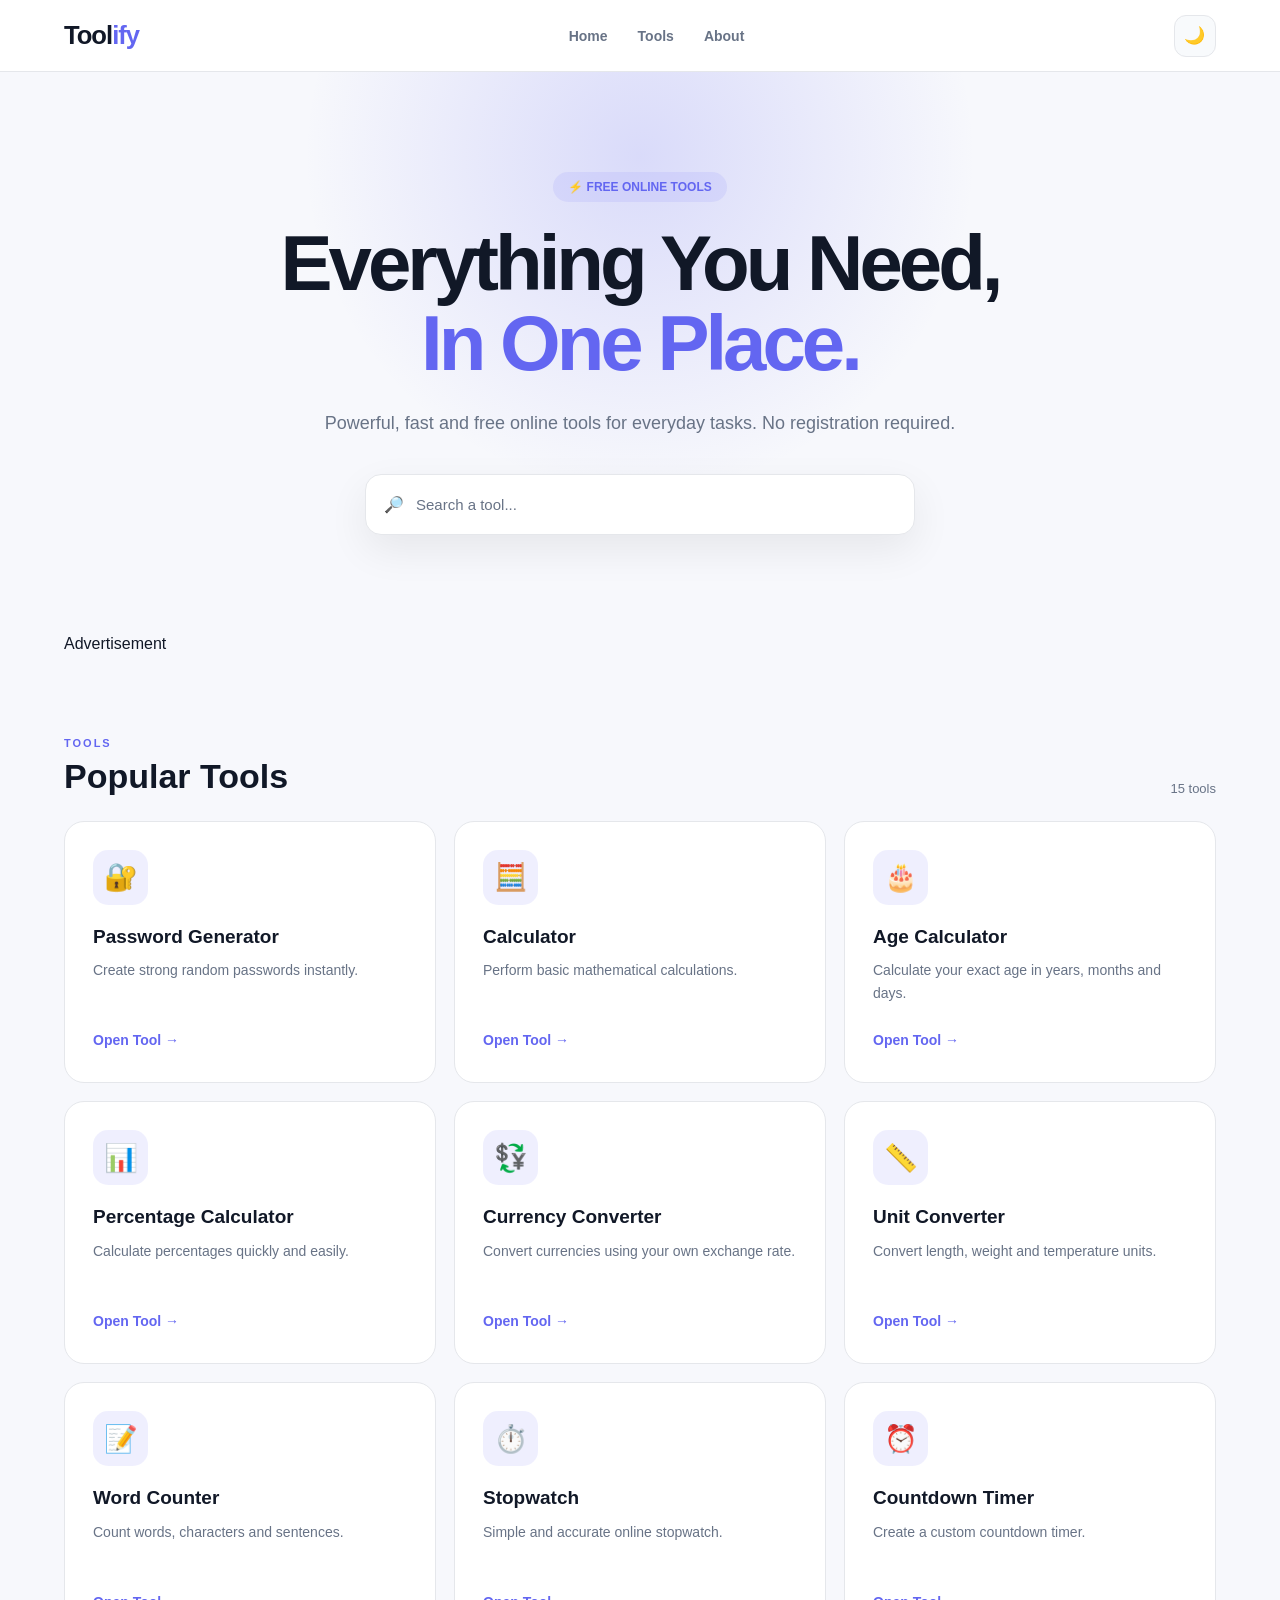
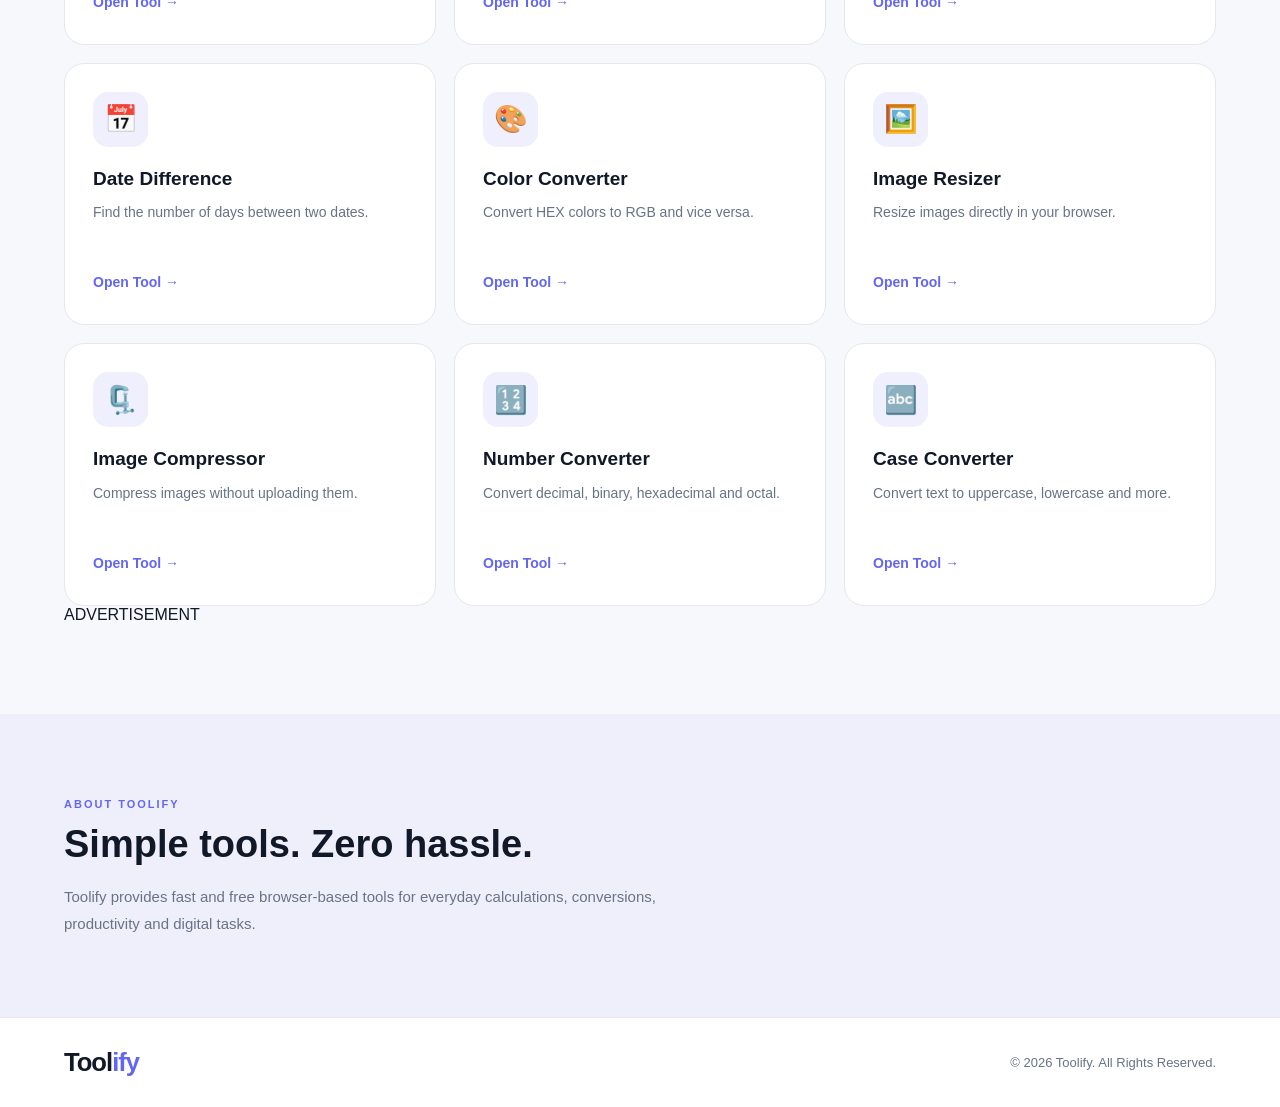
<file: index.html>
<!DOCTYPE html>
<html lang="en">
<head>
  <meta charset="UTF-8">
  <meta name="viewport" content="width=device-width, initial-scale=1.0">

  <meta name="description" content="Free online tools including password generator, calculator, age calculator, percentage calculator, word counter, stopwatch and more.">

  <title>Toolify — Free Online Tools</title>

  <link rel="stylesheet" href="style.css">

  <!-- Google Adsense -->
   
  <script async src="https://pagead2.googlesyndication.com/pagead/js/adsbygoogle.js?client=ca-pub-6815168374594113"
  crossorigin="anonymous"></script>

  <link rel="shortcut icon" href="Logo-of-Toolify.png" type="image/x-icon">
</head>

<body>

  <!-- ============================= -->
  <!-- NAVBAR -->
  <!-- ============================= -->

  <header class="navbar">

    <div class="logo">
      Tool<span>ify</span>
    </div>

    <nav>
      <a href="#home">Home</a>
      <a href="#tools">Tools</a>
      <a href="#about">About</a>
    </nav>

    <button id="themeBtn" class="icon-btn">🌙</button>

  </header>


  <!-- ============================= -->
  <!-- HERO -->
  <!-- ============================= -->

  <section class="hero" id="home">

    <div class="hero-content">

      <span class="badge">⚡ FREE ONLINE TOOLS</span>

      <h1>
        Everything You Need,
        <span>In One Place.</span>
      </h1>

      <p>
        Powerful, fast and free online tools for everyday tasks.
        No registration required.
      </p>

      <div class="search-box">

        <span>🔎</span>

        <input
          type="text"
          id="searchInput"
          placeholder="Search a tool..."
        >

      </div>

    </div>

  </section>


  <!-- ================================================= -->
  <!-- TOP AD — 728x90 DESKTOP / 320x50 MOBILE -->
  <!-- ================================================= -->

  <div class="container">

    <div class="ad-section ad-top">

      <span class="ad-label">Advertisement</span>

      <!--
        DESKTOP AD:
        Recommended size: 728x90

        Paste your 728x90 Adsterra code here.
      -->

      <div class="ad-slot ad-728x90">
<script>
  atOptions = {
    'key' : 'e61162e4a8ee582699185faaa4f2d05a',
    'format' : 'iframe',
    'height' : 90,
    'width' : 728,
    'params' : {}
  };
</script>
<script src="https://www.highperformanceformat.com/e61162e4a8ee582699185faaa4f2d05a/invoke.js"></script>
  

      </div>


      <!--
        MOBILE AD:
        Recommended size: 320x50

        Paste your 320x50 Adsterra code here.
      -->
<div style="display: flex; flex-wrap: wrap;">
      <div class="ad-slot ad-320x50">

<script>
  atOptions = {
    'key' : '152f2acd849d03733df50d2962cbd5c2',
    'format' : 'iframe',
    'height' : 50,
    'width' : 320,
    'params' : {}
  };
</script>
<script src="https://www.highperformanceformat.com/152f2acd849d03733df50d2962cbd5c2/invoke.js"></script>


      </div>
      <div class="ad-slot ad-320x50">

<script>
  atOptions = {
    'key' : '152f2acd849d03733df50d2962cbd5c2',
    'format' : 'iframe',
    'height' : 50,
    'width' : 320,
    'params' : {}
  };
</script>
<script src="https://www.highperformanceformat.com/152f2acd849d03733df50d2962cbd5c2/invoke.js"></script>


      </div>
        <div class="ad-slot ad-320x50">

<script>
  atOptions = {
    'key' : '152f2acd849d03733df50d2962cbd5c2',
    'format' : 'iframe',
    'height' : 50,
    'width' : 320,
    'params' : {}
  };
</script>
<script src="https://www.highperformanceformat.com/152f2acd849d03733df50d2962cbd5c2/invoke.js"></script>


      </div>
      <div class="ad-slot ad-320x50">

<script>
  atOptions = {
    'key' : '152f2acd849d03733df50d2962cbd5c2',
    'format' : 'iframe',
    'height' : 50,
    'width' : 320,
    'params' : {}
  };
</script>
<script src="https://www.highperformanceformat.com/152f2acd849d03733df50d2962cbd5c2/invoke.js"></script>


      </div>
</div>
    </div>

  </div>


  <!-- ============================= -->
  <!-- TOOLS -->
  <!-- ============================= -->

  <main class="container" id="tools">

    <div class="section-heading">

      <div>

        <span class="mini-title">TOOLS</span>

        <h2>Popular Tools</h2>

      </div>

      <span id="toolCount">15 tools</span>

    </div>


    <div class="tools-grid" id="toolsGrid">


      <!-- PASSWORD -->

      <article
        class="tool-card"
        data-name="password generator"
      >

        <div class="tool-icon">🔐</div>

        <h3>Password Generator</h3>

        <p>
          Create strong random passwords instantly.
        </p>

        <button onclick="openTool('password')">
          Open Tool →
        </button>

      </article>


      <!-- CALCULATOR -->

      <article
        class="tool-card"
        data-name="calculator"
      >

        <div class="tool-icon">🧮</div>

        <h3>Calculator</h3>

        <p>
          Perform basic mathematical calculations.
        </p>

        <button onclick="openTool('calculator')">
          Open Tool →
        </button>

      </article>


      <!-- AGE -->

      <article
        class="tool-card"
        data-name="age calculator"
      >

        <div class="tool-icon">🎂</div>

        <h3>Age Calculator</h3>

        <p>
          Calculate your exact age in years, months and days.
        </p>

        <button onclick="openTool('age')">
          Open Tool →
        </button>

      </article>


      <!-- PERCENTAGE -->

      <article
        class="tool-card"
        data-name="percentage calculator"
      >

        <div class="tool-icon">📊</div>

        <h3>Percentage Calculator</h3>

        <p>
          Calculate percentages quickly and easily.
        </p>

        <button onclick="openTool('percentage')">
          Open Tool →
        </button>

      </article>


      <!-- CURRENCY -->

      <article
        class="tool-card"
        data-name="currency converter"
      >

        <div class="tool-icon">💱</div>

        <h3>Currency Converter</h3>

        <p>
          Convert currencies using your own exchange rate.
        </p>

        <button onclick="openTool('currency')">
          Open Tool →
        </button>

      </article>


      <!-- UNIT -->

      <article
        class="tool-card"
        data-name="unit converter"
      >

        <div class="tool-icon">📏</div>

        <h3>Unit Converter</h3>

        <p>
          Convert length, weight and temperature units.
        </p>

        <button onclick="openTool('unit')">
          Open Tool →
        </button>

      </article>


      <!-- WORD -->

      <article
        class="tool-card"
        data-name="word counter"
      >

        <div class="tool-icon">📝</div>

        <h3>Word Counter</h3>

        <p>
          Count words, characters and sentences.
        </p>

        <button onclick="openTool('word')">
          Open Tool →
        </button>

      </article>


      <!-- STOPWATCH -->

      <article
        class="tool-card"
        data-name="stopwatch"
      >

        <div class="tool-icon">⏱️</div>

        <h3>Stopwatch</h3>

        <p>
          Simple and accurate online stopwatch.
        </p>

        <button onclick="openTool('stopwatch')">
          Open Tool →
        </button>

      </article>


      <!-- COUNTDOWN -->

      <article
        class="tool-card"
        data-name="countdown timer"
      >

        <div class="tool-icon">⏰</div>

        <h3>Countdown Timer</h3>

        <p>
          Create a custom countdown timer.
        </p>

        <button onclick="openTool('countdown')">
          Open Tool →
        </button>

      </article>


      <!-- DATE -->

      <article
        class="tool-card"
        data-name="date difference"
      >

        <div class="tool-icon">📅</div>

        <h3>Date Difference</h3>

        <p>
          Find the number of days between two dates.
        </p>

        <button onclick="openTool('date')">
          Open Tool →
        </button>

      </article>


      <!-- COLOR -->

      <article
        class="tool-card"
        data-name="color converter"
      >

        <div class="tool-icon">🎨</div>

        <h3>Color Converter</h3>

        <p>
          Convert HEX colors to RGB and vice versa.
        </p>

        <button onclick="openTool('color')">
          Open Tool →
        </button>

      </article>


      <!-- IMAGE RESIZER -->

      <article
        class="tool-card"
        data-name="image resizer"
      >

        <div class="tool-icon">🖼️</div>

        <h3>Image Resizer</h3>

        <p>
          Resize images directly in your browser.
        </p>

        <button onclick="openTool('image')">
          Open Tool →
        </button>

      </article>


      <!-- IMAGE COMPRESSOR -->

      <article
        class="tool-card"
        data-name="image compressor"
      >

        <div class="tool-icon">🗜️</div>

        <h3>Image Compressor</h3>

        <p>
          Compress images without uploading them.
        </p>

        <button onclick="openTool('compressor')">
          Open Tool →
        </button>

      </article>


      <!-- NUMBER -->

      <article
        class="tool-card"
        data-name="number converter"
      >

        <div class="tool-icon">🔢</div>

        <h3>Number Converter</h3>

        <p>
          Convert decimal, binary, hexadecimal and octal.
        </p>

        <button onclick="openTool('number')">
          Open Tool →
        </button>

      </article>


      <!-- CASE -->

      <article
        class="tool-card"
        data-name="case converter"
      >

        <div class="tool-icon">🔤</div>

        <h3>Case Converter</h3>

        <p>
          Convert text to uppercase, lowercase and more.
        </p>

        <button onclick="openTool('case')">
          Open Tool →
        </button>

      </article>

    </div>

  </main>


  <!-- ================================================= -->
  <!-- MIDDLE 300x250 AD -->
  <!-- ================================================= -->

  <div class="container">

    <div class="ad-section ad-middle">

      <span class="ad-label">ADVERTISEMENT</span>
<div style="display: flex; flex-wrap: wrap;">
      <div class="ad-slot ad-300x250">
<script>
  atOptions = {
    'key' : 'fa41d1e93cbd0552944cf6c73880b0c4',
    'format' : 'iframe',
    'height' : 250,
    'width' : 300,
    'params' : {}
  };
</script>
<script src="https://www.highperformanceformat.com/fa41d1e93cbd0552944cf6c73880b0c4/invoke.js"></script>

      </div>
<div class="ad-slot ad-300x250">
<script>
  atOptions = {
    'key' : 'fa41d1e93cbd0552944cf6c73880b0c4',
    'format' : 'iframe',
    'height' : 250,
    'width' : 300,
    'params' : {}
  };
</script>
<script src="https://www.highperformanceformat.com/fa41d1e93cbd0552944cf6c73880b0c4/invoke.js"></script>

      </div>
<div class="ad-slot ad-300x250">
<script>
  atOptions = {
    'key' : 'fa41d1e93cbd0552944cf6c73880b0c4',
    'format' : 'iframe',
    'height' : 250,
    'width' : 300,
    'params' : {}
  };
</script>
<script src="https://www.highperformanceformat.com/fa41d1e93cbd0552944cf6c73880b0c4/invoke.js"></script>

      </div>
<div class="ad-slot ad-300x250">
<script>
  atOptions = {
    'key' : 'fa41d1e93cbd0552944cf6c73880b0c4',
    'format' : 'iframe',
    'height' : 250,
    'width' : 300,
    'params' : {}
  };
</script>
<script src="https://www.highperformanceformat.com/fa41d1e93cbd0552944cf6c73880b0c4/invoke.js"></script>

      </div>
<div class="ad-slot ad-300x250">
<script>
  atOptions = {
    'key' : 'fa41d1e93cbd0552944cf6c73880b0c4',
    'format' : 'iframe',
    'height' : 250,
    'width' : 300,
    'params' : {}
  };
</script>
<script src="https://www.highperformanceformat.com/fa41d1e93cbd0552944cf6c73880b0c4/invoke.js"></script>

      </div>
</div>
    </div>

  </div>


  <!-- ================================================= -->
  <!-- NATIVE BANNER -->
  <!-- ================================================= -->



  <!-- ================================================= -->
  <!-- ABOUT -->
  <!-- ================================================= -->

  <section class="about" id="about">

    <div class="container">

      <span class="mini-title">
        ABOUT TOOLIFY
      </span>

      <h2>
        Simple tools. Zero hassle.
      </h2>

      <p>
        Toolify provides fast and free browser-based tools for everyday
        calculations, conversions, productivity and digital tasks.
      </p>

    </div>

  </section>


  <!-- ================================================= -->
  <!-- FOOTER -->
  <!-- ================================================= -->

  <footer>

    <div class="container footer-content">

      <div class="logo">
        Tool<span>ify</span>
      </div>

      <p>
        © 2026 Toolify. All Rights Reserved.
      </p>

    </div>

  </footer>


  <!-- TOOL MODAL -->

  <div id="modal" class="modal">

    <div class="modal-content">

      <button
        class="close-btn"
        onclick="closeTool()"
      >
        ×
      </button>

      <div id="toolContent"></div>

    </div>

  </div>


  <script src="script.js"></script>

</body>
</html>
</file>
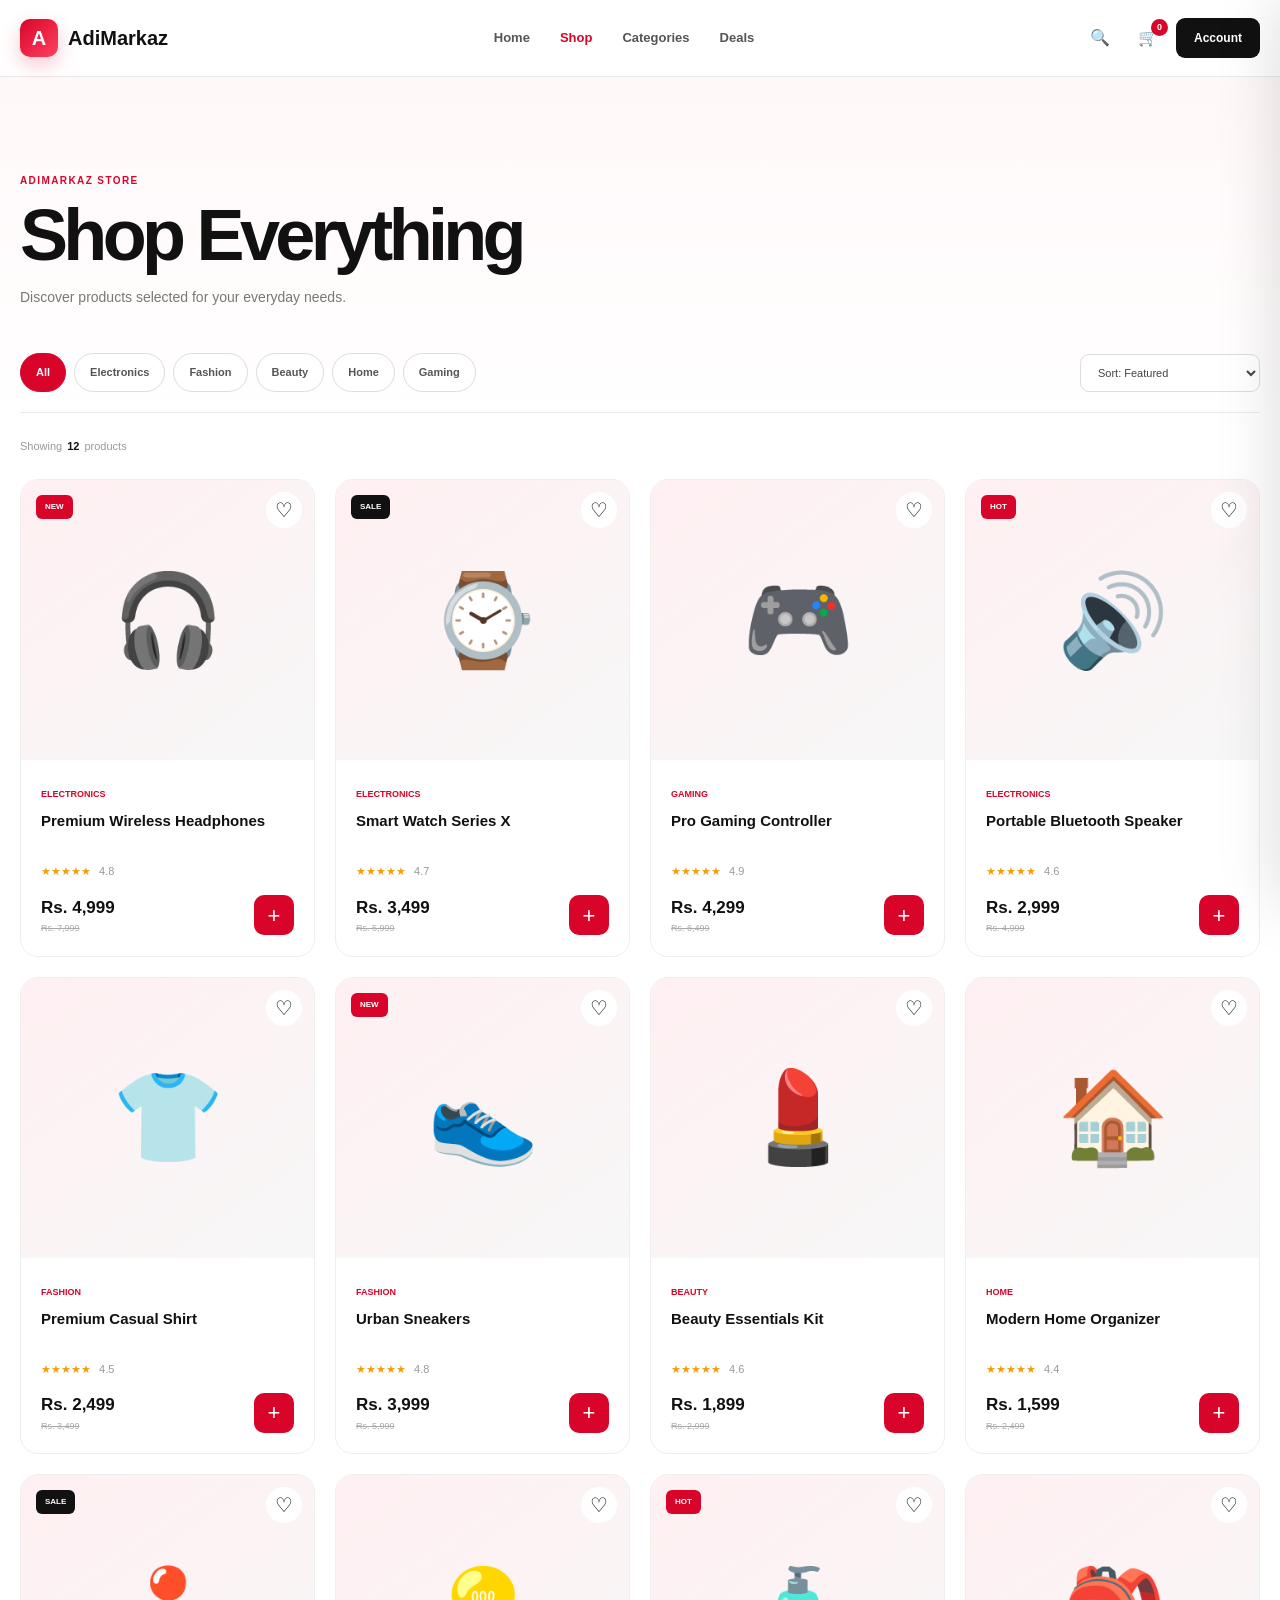
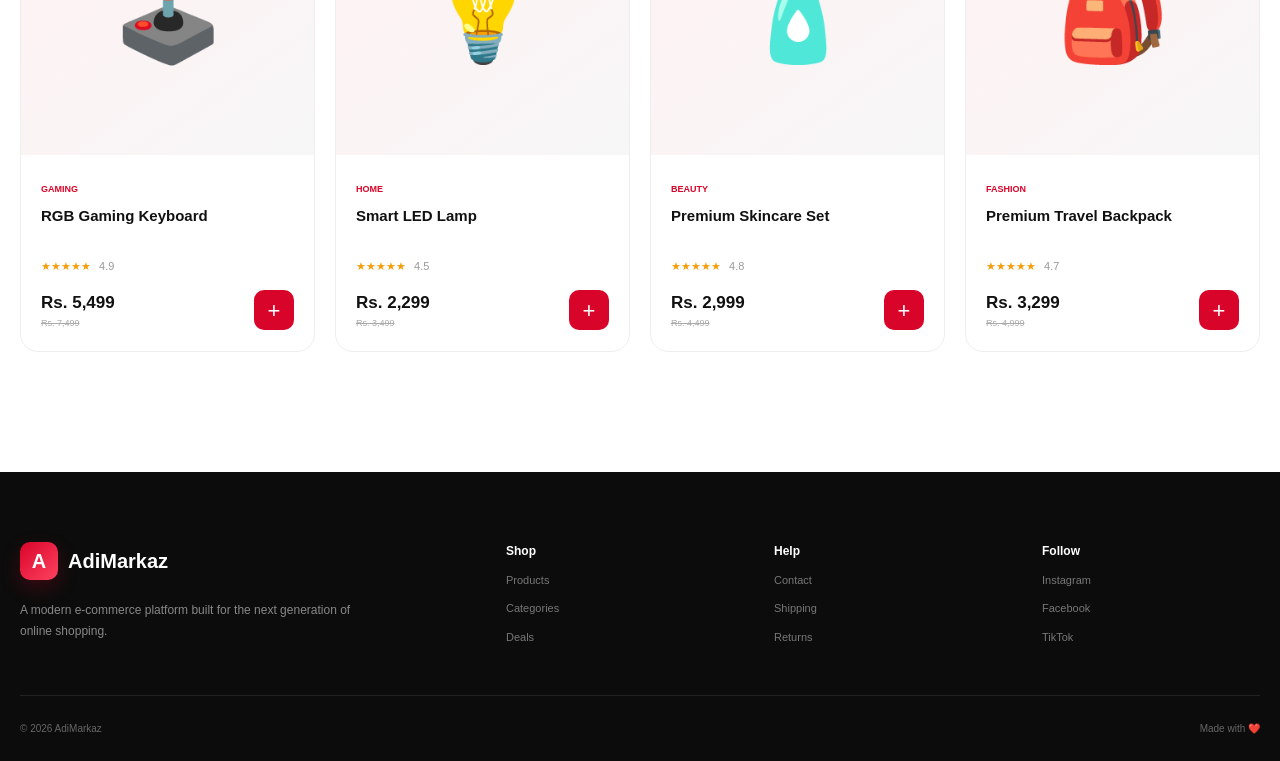
<file: E-Commerce/index.html>
<!DOCTYPE html>
<html lang="en">

<head>

    <meta charset="UTF-8">

    <meta name="viewport"
        content="width=device-width, initial-scale=1.0">

    <meta name="description"
        content="AdiMarkaz - Premium Online Shopping">

    <title>AdiMarkaz | Shop</title>

    <link rel="stylesheet" href="style.css">

</head>

<body>


<!-- ================= HEADER ================= -->

<header class="header">

    <div class="container header-inner">

        <a href="index.html" class="logo">

            <span class="logo-icon">A</span>

            <span class="logo-name">
                AdiMarkaz
            </span>

        </a>


        <nav class="nav">

            <a href="index.html">
                Home
            </a>

            <a href="#shop" class="active">
                Shop
            </a>

            <a href="#categories">
                Categories
            </a>

            <a href="#deals">
                Deals
            </a>

        </nav>


        <div class="header-actions">

            <button
                class="icon-btn"
                id="searchButton">
                🔍
            </button>


            <button
                class="icon-btn"
                id="cartButton">

                🛒

                <span
                    class="cart-count"
                    id="cartCount">
                    0
                </span>

            </button>


            <button class="account-button">
                Account
            </button>


            <button
                class="menu-button"
                id="menuButton">

                ☰

            </button>

        </div>

    </div>


    <!-- SEARCH -->

    <div
        class="search-area"
        id="searchArea">

        <div class="container">

            <div class="search-box">

                <input
                    type="search"
                    id="searchInput"
                    placeholder="Search products...">

                <button id="searchClose">
                    ×
                </button>

            </div>

        </div>

    </div>

</header>



<!-- ================= MOBILE MENU ================= -->

<div
    class="mobile-menu"
    id="mobileMenu">

    <button
        class="mobile-menu-close"
        id="mobileMenuClose">
        ×
    </button>


    <div class="mobile-logo">

        <span class="logo-icon">
            A
        </span>

        <strong>
            AdiMarkaz
        </strong>

    </div>


    <nav>

        <a href="index.html">
            Home
        </a>

        <a href="#shop">
            Shop
        </a>

        <a href="#categories">
            Categories
        </a>

        <a href="#deals">
            Deals
        </a>

    </nav>

</div>



<!-- ================= SHOP ================= -->

<main>

<section
    class="shop-page"
    id="shop">

    <div class="container">


        <!-- PAGE TITLE -->

        <div class="shop-heading">

            <div>

                <span class="section-label">
                    ADIMARKAZ STORE
                </span>

                <h1>
                    Shop Everything
                </h1>

                <p>
                    Discover products selected
                    for your everyday needs.
                </p>

            </div>

        </div>



        <!-- ================= SHOP TOOLBAR ================= -->

        <div class="shop-toolbar">


            <!-- CATEGORIES -->

            <div
                class="filter-buttons"
                id="categoryFilters">

                <button
                    class="filter-btn active"
                    data-category="all">

                    All

                </button>


                <button
                    class="filter-btn"
                    data-category="electronics">

                    Electronics

                </button>


                <button
                    class="filter-btn"
                    data-category="fashion">

                    Fashion

                </button>


                <button
                    class="filter-btn"
                    data-category="beauty">

                    Beauty

                </button>


                <button
                    class="filter-btn"
                    data-category="home">

                    Home

                </button>


                <button
                    class="filter-btn"
                    data-category="gaming">

                    Gaming

                </button>

            </div>



            <!-- SORT -->

            <select
                id="sortProducts"
                class="sort-select">

                <option value="default">
                    Sort: Featured
                </option>

                <option value="low">
                    Price: Low to High
                </option>

                <option value="high">
                    Price: High to Low
                </option>

                <option value="rating">
                    Highest Rated
                </option>

            </select>

        </div>



        <!-- ================= PRODUCT COUNT ================= -->

        <div class="product-result">

            <span>
                Showing
            </span>

            <strong id="productCount">
                12
            </strong>

            <span>
                products
            </span>

        </div>



        <!-- ================= PRODUCTS ================= -->

        <div
            class="shop-product-grid"
            id="productGrid">


            <!-- PRODUCT 1 -->

            <article
                class="shop-product"
                data-category="electronics"
                data-price="4999"
                data-rating="4.8">

                <div class="shop-product-image">

                    <span class="product-badge">
                        NEW
                    </span>

                    <button
                        class="wishlist-button">
                        ♡
                    </button>

                    <span class="product-emoji">
                        🎧
                    </span>

                </div>


                <div class="shop-product-info">

                    <span class="product-category">
                        Electronics
                    </span>

                    <h3>
                        Premium Wireless Headphones
                    </h3>

                    <div class="rating">
                        ★★★★★
                        <span>4.8</span>
                    </div>

                    <div class="shop-product-bottom">

                        <div>

                            <strong>
                                Rs. 4,999
                            </strong>

                            <del>
                                Rs. 7,999
                            </del>

                        </div>

                        <button
                            class="add-cart"
                            data-product="Headphones">

                            +

                        </button>

                    </div>

                </div>

            </article>



            <!-- PRODUCT 2 -->

            <article
                class="shop-product"
                data-category="electronics"
                data-price="3499"
                data-rating="4.7">

                <div class="shop-product-image">

                    <span class="product-badge sale">
                        SALE
                    </span>

                    <button
                        class="wishlist-button">
                        ♡
                    </button>

                    <span class="product-emoji">
                        ⌚
                    </span>

                </div>

                <div class="shop-product-info">

                    <span class="product-category">
                        Electronics
                    </span>

                    <h3>
                        Smart Watch Series X
                    </h3>

                    <div class="rating">
                        ★★★★★
                        <span>4.7</span>
                    </div>

                    <div class="shop-product-bottom">

                        <div>

                            <strong>
                                Rs. 3,499
                            </strong>

                            <del>
                                Rs. 5,999
                            </del>

                        </div>

                        <button
                            class="add-cart"
                            data-product="Smart Watch">

                            +

                        </button>

                    </div>

                </div>

            </article>



            <!-- PRODUCT 3 -->

            <article
                class="shop-product"
                data-category="gaming"
                data-price="4299"
                data-rating="4.9">

                <div class="shop-product-image">

                    <button
                        class="wishlist-button">
                        ♡
                    </button>

                    <span class="product-emoji">
                        🎮
                    </span>

                </div>

                <div class="shop-product-info">

                    <span class="product-category">
                        Gaming
                    </span>

                    <h3>
                        Pro Gaming Controller
                    </h3>

                    <div class="rating">
                        ★★★★★
                        <span>4.9</span>
                    </div>

                    <div class="shop-product-bottom">

                        <div>

                            <strong>
                                Rs. 4,299
                            </strong>

                            <del>
                                Rs. 6,499
                            </del>

                        </div>

                        <button
                            class="add-cart"
                            data-product="Gaming Controller">

                            +

                        </button>

                    </div>

                </div>

            </article>



            <!-- PRODUCT 4 -->

            <article
                class="shop-product"
                data-category="electronics"
                data-price="2999"
                data-rating="4.6">

                <div class="shop-product-image">

                    <span class="product-badge">
                        HOT
                    </span>

                    <button
                        class="wishlist-button">
                        ♡
                    </button>

                    <span class="product-emoji">
                        🔊
                    </span>

                </div>

                <div class="shop-product-info">

                    <span class="product-category">
                        Electronics
                    </span>

                    <h3>
                        Portable Bluetooth Speaker
                    </h3>

                    <div class="rating">
                        ★★★★★
                        <span>4.6</span>
                    </div>

                    <div class="shop-product-bottom">

                        <div>

                            <strong>
                                Rs. 2,999
                            </strong>

                            <del>
                                Rs. 4,999
                            </del>

                        </div>

                        <button
                            class="add-cart"
                            data-product="Bluetooth Speaker">

                            +

                        </button>

                    </div>

                </div>

            </article>



            <!-- PRODUCT 5 -->

            <article
                class="shop-product"
                data-category="fashion"
                data-price="2499"
                data-rating="4.5">

                <div class="shop-product-image">

                    <button
                        class="wishlist-button">
                        ♡
                    </button>

                    <span class="product-emoji">
                        👕
                    </span>

                </div>

                <div class="shop-product-info">

                    <span class="product-category">
                        Fashion
                    </span>

                    <h3>
                        Premium Casual Shirt
                    </h3>

                    <div class="rating">
                        ★★★★★
                        <span>4.5</span>
                    </div>

                    <div class="shop-product-bottom">

                        <div>

                            <strong>
                                Rs. 2,499
                            </strong>

                            <del>
                                Rs. 3,499
                            </del>

                        </div>

                        <button
                            class="add-cart"
                            data-product="Casual Shirt">

                            +

                        </button>

                    </div>

                </div>

            </article>



            <!-- PRODUCT 6 -->

            <article
                class="shop-product"
                data-category="fashion"
                data-price="3999"
                data-rating="4.8">

                <div class="shop-product-image">

                    <span class="product-badge">
                        NEW
                    </span>

                    <button
                        class="wishlist-button">
                        ♡
                    </button>

                    <span class="product-emoji">
                        👟
                    </span>

                </div>

                <div class="shop-product-info">

                    <span class="product-category">
                        Fashion
                    </span>

                    <h3>
                        Urban Sneakers
                    </h3>

                    <div class="rating">
                        ★★★★★
                        <span>4.8</span>
                    </div>

                    <div class="shop-product-bottom">

                        <div>

                            <strong>
                                Rs. 3,999
                            </strong>

                            <del>
                                Rs. 5,999
                            </del>

                        </div>

                        <button
                            class="add-cart"
                            data-product="Urban Sneakers">

                            +

                        </button>

                    </div>

                </div>

            </article>



            <!-- PRODUCT 7 -->

            <article
                class="shop-product"
                data-category="beauty"
                data-price="1899"
                data-rating="4.6">

                <div class="shop-product-image">

                    <button
                        class="wishlist-button">
                        ♡
                    </button>

                    <span class="product-emoji">
                        💄
                    </span>

                </div>

                <div class="shop-product-info">

                    <span class="product-category">
                        Beauty
                    </span>

                    <h3>
                        Beauty Essentials Kit
                    </h3>

                    <div class="rating">
                        ★★★★★
                        <span>4.6</span>
                    </div>

                    <div class="shop-product-bottom">

                        <div>

                            <strong>
                                Rs. 1,899
                            </strong>

                            <del>
                                Rs. 2,999
                            </del>

                        </div>

                        <button
                            class="add-cart"
                            data-product="Beauty Kit">

                            +

                        </button>

                    </div>

                </div>

            </article>



            <!-- PRODUCT 8 -->

            <article
                class="shop-product"
                data-category="home"
                data-price="1599"
                data-rating="4.4">

                <div class="shop-product-image">

                    <button
                        class="wishlist-button">
                        ♡
                    </button>

                    <span class="product-emoji">
                        🏠
                    </span>

                </div>

                <div class="shop-product-info">

                    <span class="product-category">
                        Home
                    </span>

                    <h3>
                        Modern Home Organizer
                    </h3>

                    <div class="rating">
                        ★★★★★
                        <span>4.4</span>
                    </div>

                    <div class="shop-product-bottom">

                        <div>

                            <strong>
                                Rs. 1,599
                            </strong>

                            <del>
                                Rs. 2,499
                            </del>

                        </div>

                        <button
                            class="add-cart"
                            data-product="Home Organizer">

                            +

                        </button>

                    </div>

                </div>

            </article>



            <!-- PRODUCT 9 -->

            <article
                class="shop-product"
                data-category="gaming"
                data-price="5499"
                data-rating="4.9">

                <div class="shop-product-image">

                    <span class="product-badge sale">
                        SALE
                    </span>

                    <button
                        class="wishlist-button">
                        ♡
                    </button>

                    <span class="product-emoji">
                        🕹️
                    </span>

                </div>

                <div class="shop-product-info">

                    <span class="product-category">
                        Gaming
                    </span>

                    <h3>
                        RGB Gaming Keyboard
                    </h3>

                    <div class="rating">
                        ★★★★★
                        <span>4.9</span>
                    </div>

                    <div class="shop-product-bottom">

                        <div>

                            <strong>
                                Rs. 5,499
                            </strong>

                            <del>
                                Rs. 7,499
                            </del>

                        </div>

                        <button
                            class="add-cart"
                            data-product="Gaming Keyboard">

                            +

                        </button>

                    </div>

                </div>

            </article>



            <!-- PRODUCT 10 -->

            <article
                class="shop-product"
                data-category="home"
                data-price="2299"
                data-rating="4.5">

                <div class="shop-product-image">

                    <button
                        class="wishlist-button">
                        ♡
                    </button>

                    <span class="product-emoji">
                        💡
                    </span>

                </div>

                <div class="shop-product-info">

                    <span class="product-category">
                        Home
                    </span>

                    <h3>
                        Smart LED Lamp
                    </h3>

                    <div class="rating">
                        ★★★★★
                        <span>4.5</span>
                    </div>

                    <div class="shop-product-bottom">

                        <div>

                            <strong>
                                Rs. 2,299
                            </strong>

                            <del>
                                Rs. 3,499
                            </del>

                        </div>

                        <button
                            class="add-cart"
                            data-product="Smart LED Lamp">

                            +

                        </button>

                    </div>

                </div>

            </article>



            <!-- PRODUCT 11 -->

            <article
                class="shop-product"
                data-category="beauty"
                data-price="2999"
                data-rating="4.8">

                <div class="shop-product-image">

                    <span class="product-badge">
                        HOT
                    </span>

                    <button
                        class="wishlist-button">
                        ♡
                    </button>

                    <span class="product-emoji">
                        🧴
                    </span>

                </div>

                <div class="shop-product-info">

                    <span class="product-category">
                        Beauty
                    </span>

                    <h3>
                        Premium Skincare Set
                    </h3>

                    <div class="rating">
                        ★★★★★
                        <span>4.8</span>
                    </div>

                    <div class="shop-product-bottom">

                        <div>

                            <strong>
                                Rs. 2,999
                            </strong>

                            <del>
                                Rs. 4,499
                            </del>

                        </div>

                        <button
                            class="add-cart"
                            data-product="Skincare Set">

                            +

                        </button>

                    </div>

                </div>

            </article>



            <!-- PRODUCT 12 -->

            <article
                class="shop-product"
                data-category="fashion"
                data-price="3299"
                data-rating="4.7">

                <div class="shop-product-image">

                    <button
                        class="wishlist-button">
                        ♡
                    </button>

                    <span class="product-emoji">
                        🎒
                    </span>

                </div>

                <div class="shop-product-info">

                    <span class="product-category">
                        Fashion
                    </span>

                    <h3>
                        Premium Travel Backpack
                    </h3>

                    <div class="rating">
                        ★★★★★
                        <span>4.7</span>
                    </div>

                    <div class="shop-product-bottom">

                        <div>

                            <strong>
                                Rs. 3,299
                            </strong>

                            <del>
                                Rs. 4,999
                            </del>

                        </div>

                        <button
                            class="add-cart"
                            data-product="Travel Backpack">

                            +

                        </button>

                    </div>

                </div>

            </article>

        </div>



        <!-- NO PRODUCTS -->

        <div
            class="no-products"
            id="noProducts">

            <div>
                🔎
            </div>

            <h2>
                No Products Found
            </h2>

            <p>
                Try another search or category.
            </p>

        </div>

    </div>

</section>

</main>



<!-- ================= FOOTER ================= -->

<footer class="footer">

    <div class="container">

        <div class="footer-grid">

            <div class="footer-brand">

                <a href="index.html" class="logo">

                    <span class="logo-icon">
                        A
                    </span>

                    <span class="logo-name">
                        AdiMarkaz
                    </span>

                </a>

                <p>
                    A modern e-commerce platform
                    built for the next generation
                    of online shopping.
                </p>

            </div>


            <div class="footer-column">

                <h3>
                    Shop
                </h3>

                <a href="#shop">
                    Products
                </a>

                <a href="#shop">
                    Categories
                </a>

                <a href="#shop">
                    Deals
                </a>

            </div>


            <div class="footer-column">

                <h3>
                    Help
                </h3>

                <a href="#">
                    Contact
                </a>

                <a href="#">
                    Shipping
                </a>

                <a href="#">
                    Returns
                </a>

            </div>


            <div class="footer-column">

                <h3>
                    Follow
                </h3>

                <a href="#">
                    Instagram
                </a>

                <a href="#">
                    Facebook
                </a>

                <a href="#">
                    TikTok
                </a>

            </div>

        </div>


        <div class="footer-bottom">

            <span>
                © 2026 AdiMarkaz
            </span>

            <span>
                Made with ❤️
            </span>

        </div>

    </div>

</footer>



<script src="script.js"></script>

</body>

</html>
</file>
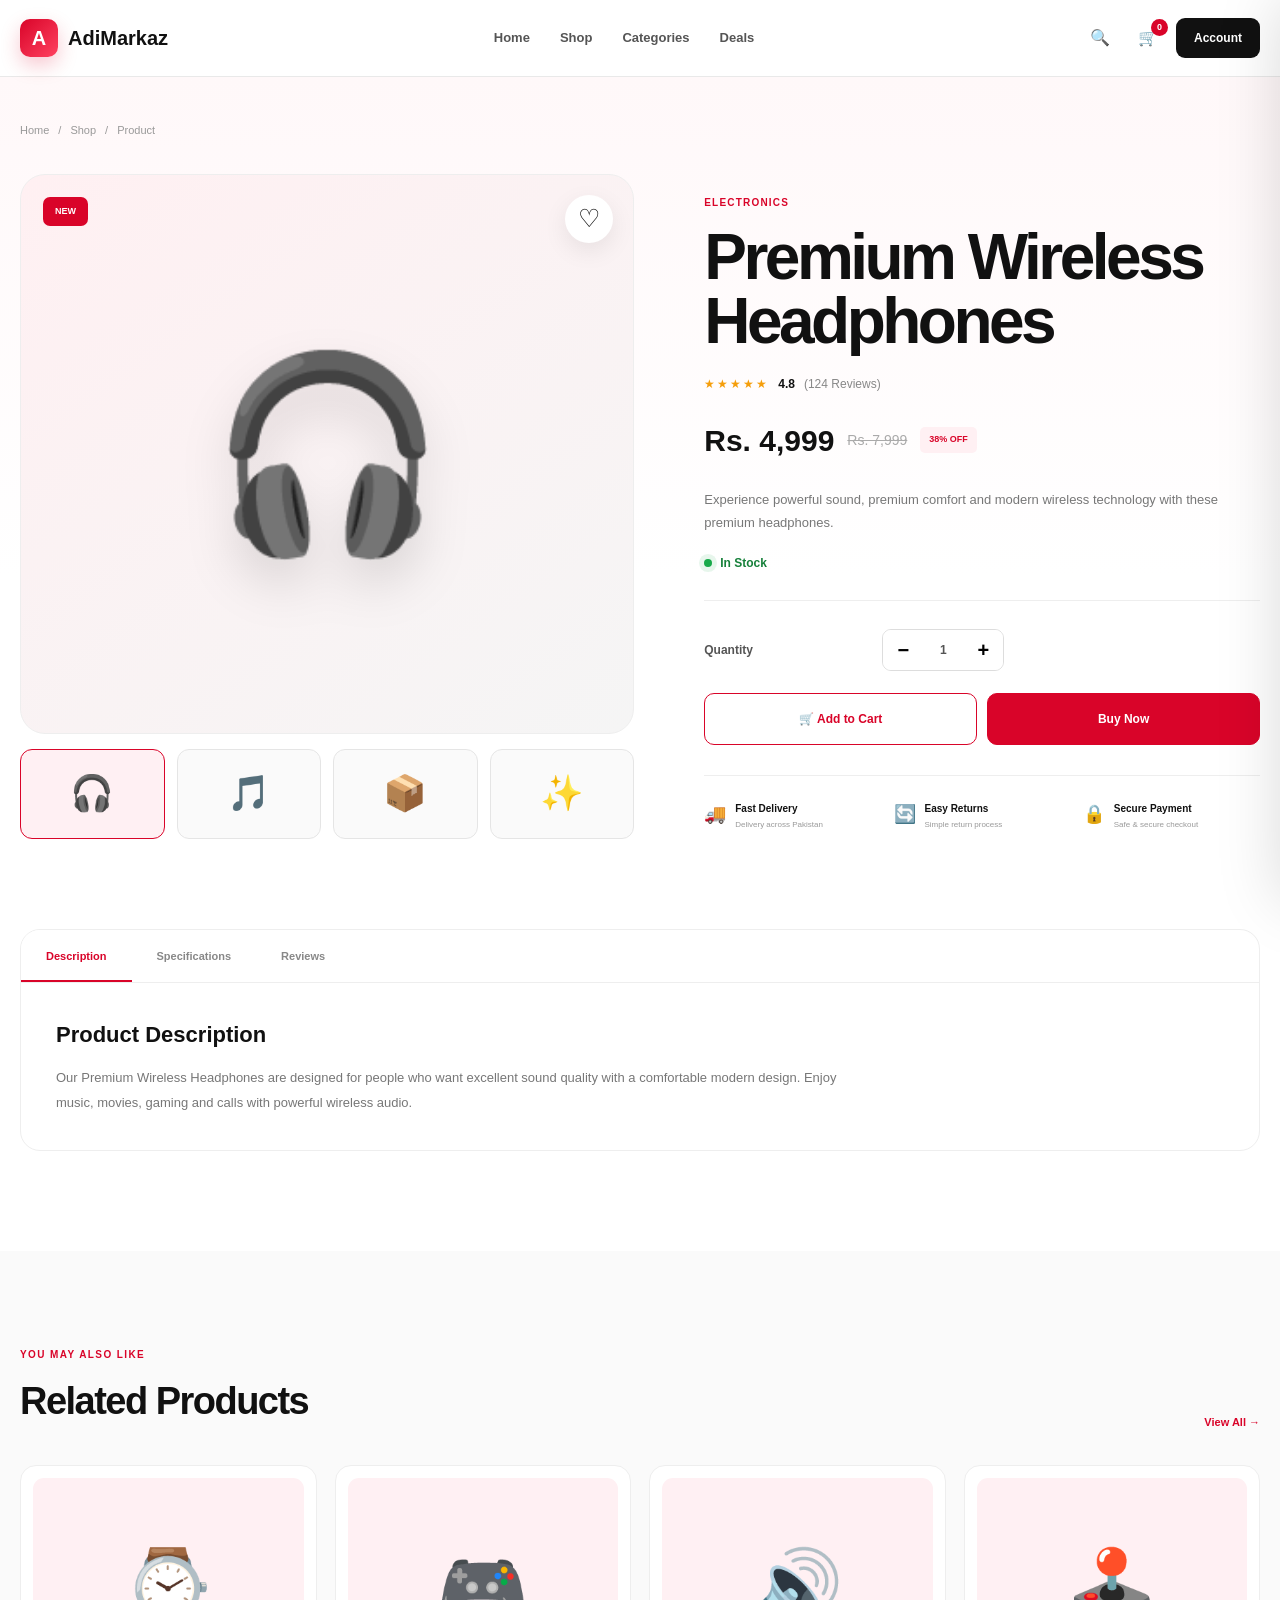
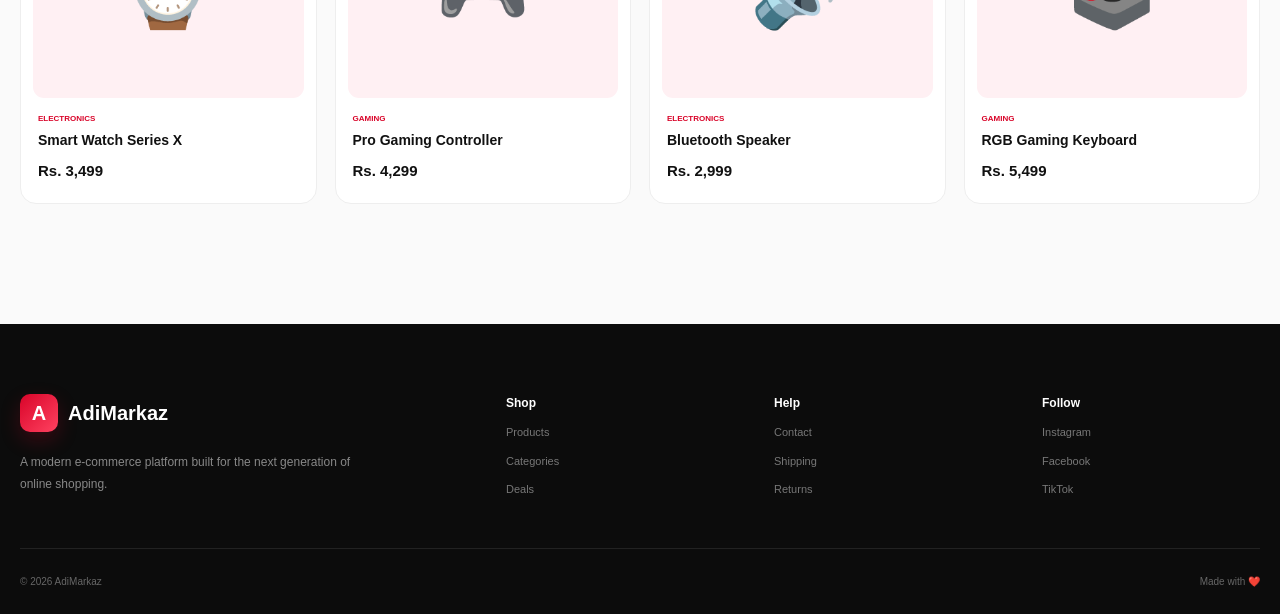
<file: E-Commerce/product.html>
<!DOCTYPE html>
<html lang="en">

<head>

    <meta charset="UTF-8">

    <meta name="viewport"
        content="width=device-width, initial-scale=1.0">

    <meta name="description"
        content="AdiMarkaz Product Details">

    <title>Product Details | AdiMarkaz</title>

    <!-- SAME CSS -->
    <link rel="stylesheet" href="style.css">

</head>

<body>


<!-- ================= HEADER ================= -->

<header class="header">

    <div class="container header-inner">

        <a href="index.html" class="logo">

            <span class="logo-icon">
                A
            </span>

            <span class="logo-name">
                AdiMarkaz
            </span>

        </a>


        <nav class="nav">

            <a href="index.html">
                Home
            </a>

            <a href="index.html#shop">
                Shop
            </a>

            <a href="index.html#categories">
                Categories
            </a>

            <a href="index.html#deals">
                Deals
            </a>

        </nav>


        <div class="header-actions">

            <button
                class="icon-btn"
                id="searchButton">
                🔍
            </button>


            <button
                class="icon-btn"
                id="cartButton">

                🛒

                <span
                    class="cart-count"
                    id="cartCount">
                    0
                </span>

            </button>


            <button class="account-button">
                Account
            </button>


            <button
                class="menu-button"
                id="menuButton">
                ☰
            </button>

        </div>

    </div>


    <!-- SEARCH -->

    <div
        class="search-area"
        id="searchArea">

        <div class="container">

            <div class="search-box">

                <input
                    type="search"
                    id="searchInput"
                    placeholder="Search products...">

                <button id="searchClose">
                    ×
                </button>

            </div>

        </div>

    </div>

</header>



<!-- ================= MOBILE MENU ================= -->

<div
    class="mobile-menu"
    id="mobileMenu">

    <button
        class="mobile-menu-close"
        id="mobileMenuClose">
        ×
    </button>


    <div class="mobile-logo">

        <span class="logo-icon">
            A
        </span>

        <strong>
            AdiMarkaz
        </strong>

    </div>


    <nav>

        <a href="index.html">
            Home
        </a>

        <a href="index.html#shop">
            Shop
        </a>

        <a href="index.html#categories">
            Categories
        </a>

        <a href="index.html#deals">
            Deals
        </a>

    </nav>

</div>



<!-- ================= PRODUCT DETAILS ================= -->

<main>

<section class="product-details">

    <div class="container">


        <!-- BREADCRUMB -->

        <div class="breadcrumb">

            <a href="index.html">
                Home
            </a>

            <span>
                /
            </span>

            <a href="index.html#shop">
                Shop
            </a>

            <span>
                /
            </span>

            <span>
                Product
            </span>

        </div>



        <!-- PRODUCT -->

        <div class="product-layout">


            <!-- ================= IMAGE AREA ================= -->

            <div class="product-gallery">


                <div class="main-product-image">

                    <span
                        class="product-detail-emoji"
                        id="productEmoji">
                        🎧
                    </span>

                    <span
                        class="detail-badge">
                        NEW
                    </span>

                    <button
                        class="detail-wishlist"
                        id="wishlistButton">
                        ♡
                    </button>

                </div>


                <!-- THUMBNAILS -->

                <div class="product-thumbnails">

                    <button class="thumbnail active">
                        🎧
                    </button>

                    <button class="thumbnail">
                        🎵
                    </button>

                    <button class="thumbnail">
                        📦
                    </button>

                    <button class="thumbnail">
                        ✨
                    </button>

                </div>

            </div>



            <!-- ================= PRODUCT INFO ================= -->

            <div class="product-information">


                <span
                    class="detail-category"
                    id="productCategory">

                    Electronics

                </span>


                <h1 id="productTitle">

                    Premium Wireless Headphones

                </h1>


                <!-- RATING -->

                <div class="detail-rating">

                    <span class="stars">
                        ★★★★★
                    </span>

                    <strong>
                        4.8
                    </strong>

                    <span>
                        (124 Reviews)
                    </span>

                </div>


                <!-- PRICE -->

                <div class="detail-price">

                    <strong id="productPrice">
                        Rs. 4,999
                    </strong>

                    <del>
                        Rs. 7,999
                    </del>

                    <span>
                        38% OFF
                    </span>

                </div>


                <!-- DESCRIPTION -->

                <p class="product-description">

                    Experience powerful sound,
                    premium comfort and modern
                    wireless technology with these
                    premium headphones.

                </p>


                <!-- STOCK -->

                <div class="stock-status">

                    <span class="stock-dot"></span>

                    In Stock

                </div>


                <!-- DIVIDER -->

                <div class="detail-divider"></div>


                <!-- QUANTITY -->

                <div class="quantity-area">

                    <span>
                        Quantity
                    </span>


                    <div class="quantity-control">

                        <button
                            id="decreaseQuantity">
                            −
                        </button>

                        <span id="quantity">
                            1
                        </span>

                        <button
                            id="increaseQuantity">
                            +
                        </button>

                    </div>

                </div>


                <!-- ACTIONS -->

                <div class="product-actions">

                    <button
                        class="add-to-cart-large"
                        id="addToCart">

                        🛒 Add to Cart

                    </button>


                    <button
                        class="buy-now"
                        id="buyNow">

                        Buy Now

                    </button>

                </div>


                <!-- BENEFITS -->

                <div class="product-benefits">

                    <div class="benefit">

                        <span>
                            🚚
                        </span>

                        <div>

                            <strong>
                                Fast Delivery
                            </strong>

                            <small>
                                Delivery across Pakistan
                            </small>

                        </div>

                    </div>


                    <div class="benefit">

                        <span>
                            🔄
                        </span>

                        <div>

                            <strong>
                                Easy Returns
                            </strong>

                            <small>
                                Simple return process
                            </small>

                        </div>

                    </div>


                    <div class="benefit">

                        <span>
                            🔒
                        </span>

                        <div>

                            <strong>
                                Secure Payment
                            </strong>

                            <small>
                                Safe & secure checkout
                            </small>

                        </div>

                    </div>

                </div>

            </div>

        </div>



        <!-- ================= DESCRIPTION ================= -->

        <div class="product-extra">


            <div class="extra-tabs">

                <button
                    class="extra-tab active"
                    data-tab="description">

                    Description

                </button>

                <button
                    class="extra-tab"
                    data-tab="specifications">

                    Specifications

                </button>

                <button
                    class="extra-tab"
                    data-tab="reviews">

                    Reviews

                </button>

            </div>


            <!-- DESCRIPTION -->

            <div
                class="extra-content active"
                id="description">

                <h2>
                    Product Description
                </h2>

                <p>

                    Our Premium Wireless Headphones
                    are designed for people who want
                    excellent sound quality with a
                    comfortable modern design.

                    Enjoy music, movies, gaming and
                    calls with powerful wireless audio.

                </p>

            </div>


            <!-- SPECIFICATIONS -->

            <div
                class="extra-content"
                id="specifications">

                <h2>
                    Specifications
                </h2>


                <div class="spec-grid">

                    <div>
                        <span>
                            Connectivity
                        </span>

                        <strong>
                            Bluetooth 5.3
                        </strong>
                    </div>


                    <div>
                        <span>
                            Battery
                        </span>

                        <strong>
                            Up to 30 Hours
                        </strong>
                    </div>


                    <div>
                        <span>
                            Charging
                        </span>

                        <strong>
                            USB-C
                        </strong>
                    </div>


                    <div>
                        <span>
                            Weight
                        </span>

                        <strong>
                            250g
                        </strong>
                    </div>

                </div>

            </div>


            <!-- REVIEWS -->

            <div
                class="extra-content"
                id="reviews">

                <h2>
                    Customer Reviews
                </h2>


                <div class="review-summary">

                    <strong>
                        4.8
                    </strong>

                    <div>

                        <div class="stars">
                            ★★★★★
                        </div>

                        <span>
                            Based on 124 reviews
                        </span>

                    </div>

                </div>


                <div class="review">

                    <div class="review-top">

                        <strong>
                            Ahmed
                        </strong>

                        <span>
                            ★★★★★
                        </span>

                    </div>

                    <p>
                        Excellent quality and
                        very comfortable.
                    </p>

                </div>


                <div class="review">

                    <div class="review-top">

                        <strong>
                            Hamza
                        </strong>

                        <span>
                            ★★★★★
                        </span>

                    </div>

                    <p>
                        Sound quality is amazing.
                        Recommended.
                    </p>

                </div>

            </div>

        </div>

    </div>

</section>



<!-- ================= RELATED PRODUCTS ================= -->

<section class="related-products">

    <div class="container">

        <div class="related-heading">

            <div>

                <span class="section-label">
                    YOU MAY ALSO LIKE
                </span>

                <h2>
                    Related Products
                </h2>

            </div>

            <a href="index.html#shop">
                View All →
            </a>

        </div>


        <div class="related-grid">


            <article class="related-card">

                <div class="related-image">
                    ⌚
                </div>

                <span>
                    Electronics
                </span>

                <h3>
                    Smart Watch Series X
                </h3>

                <strong>
                    Rs. 3,499
                </strong>

            </article>


            <article class="related-card">

                <div class="related-image">
                    🎮
                </div>

                <span>
                    Gaming
                </span>

                <h3>
                    Pro Gaming Controller
                </h3>

                <strong>
                    Rs. 4,299
                </strong>

            </article>


            <article class="related-card">

                <div class="related-image">
                    🔊
                </div>

                <span>
                    Electronics
                </span>

                <h3>
                    Bluetooth Speaker
                </h3>

                <strong>
                    Rs. 2,999
                </strong>

            </article>


            <article class="related-card">

                <div class="related-image">
                    🕹️
                </div>

                <span>
                    Gaming
                </span>

                <h3>
                    RGB Gaming Keyboard
                </h3>

                <strong>
                    Rs. 5,499
                </strong>

            </article>

        </div>

    </div>

</section>

</main>



<!-- ================= FOOTER ================= -->

<footer class="footer">

    <div class="container">

        <div class="footer-grid">

            <div class="footer-brand">

                <a
                    href="index.html"
                    class="logo">

                    <span class="logo-icon">
                        A
                    </span>

                    <span class="logo-name">
                        AdiMarkaz
                    </span>

                </a>

                <p>
                    A modern e-commerce platform
                    built for the next generation
                    of online shopping.
                </p>

            </div>


            <div class="footer-column">

                <h3>
                    Shop
                </h3>

                <a href="index.html#shop">
                    Products
                </a>

                <a href="index.html#shop">
                    Categories
                </a>

                <a href="index.html#shop">
                    Deals
                </a>

            </div>


            <div class="footer-column">

                <h3>
                    Help
                </h3>

                <a href="#">
                    Contact
                </a>

                <a href="#">
                    Shipping
                </a>

                <a href="#">
                    Returns
                </a>

            </div>


            <div class="footer-column">

                <h3>
                    Follow
                </h3>

                <a href="#">
                    Instagram
                </a>

                <a href="#">
                    Facebook
                </a>

                <a href="#">
                    TikTok
                </a>

            </div>

        </div>


        <div class="footer-bottom">

            <span>
                © 2026 AdiMarkaz
            </span>

            <span>
                Made with ❤️
            </span>

        </div>

    </div>

</footer>


<!-- SAME JAVASCRIPT -->

<script src="script.js"></script>

</body>

</html>
</file>
<file: style.css>
/* =========================================
   TOOLIFY — RESPONSIVE PREMIUM CSS
========================================= */

* {
  margin: 0;
  padding: 0;
  box-sizing: border-box;
}

:root {
  --bg: #f7f8fc;
  --card: #ffffff;
  --text: #111827;
  --muted: #687386;
  --border: #e5e7eb;

  --primary: #6366f1;
  --primary-dark: #4f46e5;

  --input: #f8fafc;

  --shadow: 0 15px 40px rgba(0, 0, 0, 0.07);
  --shadow-large: 0 25px 70px rgba(0, 0, 0, 0.12);
}

body.dark {
  --bg: #080b12;
  --card: #111827;
  --text: #f8fafc;
  --muted: #94a3b8;
  --border: #263244;
  --input: #0b1220;

  --shadow: 0 15px 40px rgba(0, 0, 0, 0.25);
  --shadow-large: 0 25px 70px rgba(0, 0, 0, 0.4);
}


/* =========================================
   GLOBAL
========================================= */

html {
  scroll-behavior: smooth;
  scroll-padding-top: 80px;
}

body {
  min-height: 100vh;

  font-family:
    Inter,
    Arial,
    Helvetica,
    sans-serif;

  background: var(--bg);
  color: var(--text);

  transition:
    background 0.3s ease,
    color 0.3s ease;

  overflow-x: hidden;
}

button,
input,
textarea,
select {
  font-family: inherit;
}

button {
  -webkit-tap-highlight-color: transparent;
}

img {
  max-width: 100%;
  height: auto;
}
a {
  -webkit-tap-highlight-color: transparent;
}


/* =========================================
   CONTAINER
========================================= */

.container {
  width: min(90%, 1200px);
  margin: 0 auto;
}


/* =========================================
   NAVBAR
========================================= */

.navbar {
  width: 100%;
  height: 72px;

  display: flex;
  align-items: center;
  justify-content: space-between;

  padding: 0 clamp(18px, 5vw, 6%);

  background: var(--card);

  border-bottom: 1px solid var(--border);

  position: sticky;
  top: 0;

  z-index: 1000;

  transition:
    background 0.3s,
    border 0.3s;
}


/* LOGO */

.logo {
  flex-shrink: 0;

  font-size: clamp(22px, 2vw, 27px);

  font-weight: 900;

  letter-spacing: -1px;

  white-space: nowrap;
}

.logo span {
  color: var(--primary);
}


/* NAVIGATION */

nav {
  display: flex;
  align-items: center;

  gap: clamp(16px, 3vw, 30px);
}

nav a {
  color: var(--muted);

  text-decoration: none;

  font-size: 14px;

  font-weight: 600;

  transition: color 0.2s;
}

nav a:hover {
  color: var(--primary);
}


/* THEME BUTTON */

.icon-btn {
  flex-shrink: 0;

  width: 42px;
  height: 42px;

  display: flex;
  align-items: center;
  justify-content: center;

  border: 1px solid var(--border);

  background: var(--input);

  color: var(--text);

  border-radius: 12px;

  cursor: pointer;

  font-size: 17px;

  transition:
    transform 0.2s,
    border 0.2s,
    background 0.2s;
}

.icon-btn:hover {
  transform: translateY(-2px);

  border-color: var(--primary);
}


/* =========================================
   HERO
========================================= */

.hero {
  min-height: 500px;

  display: flex;
  align-items: center;
  justify-content: center;

  text-align: center;

  padding:
    clamp(60px, 9vw, 100px)
    20px;

  background:
    radial-gradient(
      circle at 50% 15%,
      rgba(99, 102, 241, 0.20),
      transparent 42%
    );

  position: relative;
}

.hero-content {
  width: 100%;
  max-width: 850px;

  margin: auto;
}


/* BADGE */

.badge {
  display: inline-block;

  padding: 8px 15px;

  background:
    rgba(99, 102, 241, 0.10);

  color: var(--primary);

  border-radius: 100px;

  font-size: 12px;

  font-weight: 800;

  margin-bottom: 22px;
}


/* HERO HEADING */

.hero h1 {
  font-size:
    clamp(40px, 7vw, 78px);

  line-height: 1.02;

  letter-spacing:
    clamp(-4px, -0.4vw, -2px);

  margin-bottom: 25px;
}

.hero h1 span {
  display: block;

  color: var(--primary);
}


/* HERO DESCRIPTION */

.hero p {
  width: 100%;
  max-width: 650px;

  margin:
    0 auto 35px;

  color: var(--muted);

  font-size:
    clamp(15px, 2vw, 18px);

  line-height: 1.7;
}


/* =========================================
   SEARCH
========================================= */

.search-box {
  width: 100%;
  max-width: 550px;

  margin: auto;

  display: flex;
  align-items: center;

  gap: 12px;

  background: var(--card);

  border: 1px solid var(--border);

  padding:
    7px
    18px;

  border-radius: 16px;

  box-shadow: var(--shadow);

  transition:
    border 0.2s,
    box-shadow 0.2s;
}

.search-box:focus-within {
  border-color: var(--primary);

  box-shadow:
    0 15px 40px rgba(99, 102, 241, 0.12);
}

.search-box span {
  flex-shrink: 0;
}

.search-box input {
  width: 100%;

  min-width: 0;

  border: none;

  outline: none;

  background: transparent;

  color: var(--text);

  padding: 14px 0;

  font-size: 15px;
}

.search-box input::placeholder {
  color: var(--muted);
}


/* =========================================
   ADVERTISEMENT AREA
========================================= */

.ad-box {
  width: 100%;

  min-height: 100px;

  display: flex;
  align-items: center;
  justify-content: center;

  margin:
    clamp(20px, 4vw, 30px)
    auto;

  padding: 10px;

  border-radius: 15px;

  background: var(--card);

  border: 1px dashed var(--border);

  color: var(--muted);

  font-size: 11px;

  letter-spacing: 1px;

  overflow: hidden;
}


/* =========================================
   SECTION HEADING
========================================= */

.section-heading {
  display: flex;

  align-items: flex-end;

  justify-content: space-between;

  gap: 20px;

  margin:
    clamp(55px, 8vw, 80px)
    0
    25px;
}

.section-heading h2 {
  font-size:
    clamp(27px, 4vw, 34px);

  margin-top: 6px;
}

.section-heading > span {
  flex-shrink: 0;

  color: var(--muted);

  font-size: 13px;
}

.mini-title {
  color: var(--primary);

  font-size: 11px;

  font-weight: 900;

  letter-spacing: 2px;
}


/* =========================================
   TOOLS GRID
========================================= */

.tools-grid {
  display: grid;

  grid-template-columns:
    repeat(3, minmax(0, 1fr));

  gap: 18px;
}


/* =========================================
   TOOL CARD
========================================= */

.tool-card {
  min-width: 0;

  display: flex;
  flex-direction: column;

  background: var(--card);

  border: 1px solid var(--border);

  border-radius: 20px;

  padding:
    clamp(22px, 3vw, 28px);

  transition:
    transform 0.25s ease,
    box-shadow 0.25s ease,
    border 0.25s ease;
}

.tool-card:hover {
  transform: translateY(-6px);

  border-color:
    rgba(99, 102, 241, 0.45);

  box-shadow: var(--shadow-large);
}


/* TOOL ICON */

.tool-icon {
  width: 55px;
  height: 55px;

  flex-shrink: 0;

  display: flex;

  align-items: center;
  justify-content: center;

  font-size: 27px;

  background:
    rgba(99, 102, 241, 0.10);

  border-radius: 15px;

  margin-bottom: 20px;
}


/* TOOL TITLE */

.tool-card h3 {
  font-size: 19px;

  line-height: 1.3;

  margin-bottom: 10px;
}


/* TOOL DESCRIPTION */

.tool-card p {
  color: var(--muted);

  font-size: 14px;

  line-height: 1.6;

  min-height: 45px;

  margin-bottom: 22px;
}


/* TOOL BUTTON */

.tool-card button {
  width: fit-content;

  margin-top: auto;

  border: none;

  background: transparent;

  color: var(--primary);

  font-weight: 800;

  cursor: pointer;

  padding: 6px 0;

  font-size: 14px;

  transition:
    color 0.2s,
    transform 0.2s;
}

.tool-card button:hover {
  color: var(--primary-dark);

  transform: translateX(4px);
}


/* =========================================
   MODAL
========================================= */

.modal {
  position: fixed;

  inset: 0;

  width: 100%;
  height: 100%;

  background:
    rgba(0, 0, 0, 0.70);

  display: none;

  align-items: center;
  justify-content: center;

  padding:
    clamp(12px, 3vw, 25px);

  z-index: 2000;

  backdrop-filter: blur(5px);
}

.modal.active {
  display: flex;
}


/* MODAL CONTENT */

.modal-content {
  width: 100%;

  max-width: 650px;

  max-height: 90vh;

  overflow-y: auto;

  background: var(--card);

  border-radius:
    clamp(18px, 4vw, 25px);

  padding:
    clamp(22px, 5vw, 35px);

  position: relative;

  box-shadow:
    0 30px 100px rgba(0, 0, 0, 0.30);

  animation:
    modalIn 0.2s ease;
}

@keyframes modalIn {

  from {
    opacity: 0;
    transform: scale(0.96) translateY(10px);
  }

  to {
    opacity: 1;
    transform: scale(1) translateY(0);
  }

}


/* CLOSE BUTTON */

.close-btn {
  position: absolute;

  top: 15px;
  right: 15px;

  width: 38px;
  height: 38px;

  display: flex;
  align-items: center;
  justify-content: center;

  border: 1px solid var(--border);

  background: var(--input);

  color: var(--text);

  border-radius: 10px;

  cursor: pointer;

  font-size: 24px;

  z-index: 5;
}

.close-btn:hover {
  border-color: var(--primary);

  color: var(--primary);
}


/* =========================================
   TOOL UI
========================================= */

.tool-title {
  padding-right: 45px;

  font-size:
    clamp(25px, 5vw, 30px);

  line-height: 1.2;

  margin-bottom: 8px;
}

.tool-description {
  color: var(--muted);

  line-height: 1.6;

  margin-bottom: 25px;
}


/* INPUTS */

.tool-input,
.tool-select,
.tool-textarea {
  width: 100%;

  min-width: 0;

  padding: 14px;

  border: 1px solid var(--border);

  background: var(--input);

  color: var(--text);

  border-radius: 12px;

  outline: none;

  margin-bottom: 14px;

  font-size: 14px;

  transition: border 0.2s;
}

.tool-input:focus,
.tool-select:focus,
.tool-textarea:focus {
  border-color: var(--primary);
}

.tool-textarea {
  min-height: 180px;

  resize: vertical;
}


/* BUTTON */

.primary-btn {
  width: 100%;

  border: none;

  background: var(--primary);

  color: white;

  padding: 14px;

  border-radius: 12px;

  font-weight: 800;

  cursor: pointer;

  margin-top: 5px;

  transition:
    background 0.2s,
    transform 0.2s;
}

.primary-btn:hover {
  background: var(--primary-dark);

  transform: translateY(-1px);
}

.primary-btn:active {
  transform: translateY(0);
}


/* COPY */

.copy-btn {
  border: none;

  background: #10b981;

  color: white;

  padding: 11px 16px;

  border-radius: 10px;

  cursor: pointer;

  font-weight: bold;

  transition: opacity 0.2s;
}

.copy-btn:hover {
  opacity: 0.9;
}


/* RESULT */

.result-box {
  width: 100%;

  padding: 18px;

  background: var(--input);

  border: 1px solid var(--border);

  border-radius: 13px;

  margin: 15px 0;

  word-break: break-word;

  overflow-wrap: anywhere;

  line-height: 1.7;
}

.tool-row {
  display: grid;

  grid-template-columns:
    repeat(2, minmax(0, 1fr));

  gap: 12px;
}

.tool-result {
  margin-top: 18px;

  padding: 20px;

  border-radius: 14px;

  background:
    rgba(99, 102, 241, 0.08);

  border: 1px solid
    rgba(99, 102, 241, 0.15);

  line-height: 1.7;

  overflow-wrap: anywhere;
}

.big-number {
  font-size:
    clamp(34px, 8vw, 45px);

  font-weight: 900;

  text-align: center;

  padding: 20px;

  overflow-wrap: anywhere;
}


/* =========================================
   PASSWORD STRENGTH
========================================= */

.strength {
  height: 8px;

  background: var(--border);

  border-radius: 100px;

  overflow: hidden;

  margin: 10px 0 20px;
}

.strength-bar {
  height: 100%;

  width: 0;

  transition: 0.3s;
}


/* =========================================
   ABOUT
========================================= */

.about {
  margin-top:
    clamp(60px, 8vw, 90px);

  padding:
    clamp(55px, 8vw, 80px)
    0;

  background:
    rgba(99, 102, 241, 0.06);
}

.about h2 {
  font-size:
    clamp(30px, 5vw, 38px);

  line-height: 1.2;

  margin:
    10px 0
    15px;
}

.about p {
  width: 100%;
  max-width: 650px;

  color: var(--muted);

  line-height: 1.8;

  font-size: 15px;
}


/* =========================================
   FOOTER
========================================= */

footer {
  border-top: 1px solid var(--border);

  padding: 30px 0;

  background: var(--card);
}

.footer-content {
  display: flex;

  justify-content: space-between;

  align-items: center;

  gap: 20px;
}

.footer-content p {
  color: var(--muted);

  font-size: 13px;

  text-align: right;
}


/* =========================================
   TABLET
   851px → 1100px
========================================= */

@media (max-width: 1100px) {

  .tools-grid {
    grid-template-columns:
      repeat(3, minmax(0, 1fr));

    gap: 15px;
  }

  .tool-card {
    padding: 23px;
  }

}


/* =========================================
   TABLET
   601px → 850px
========================================= */

@media (max-width: 850px) {

  .navbar {
    height: 68px;
  }


  .tools-grid {
    grid-template-columns:
      repeat(2, minmax(0, 1fr));

    gap: 15px;
  }


  .hero {
    min-height: 460px;
  }


  .hero h1 {
    font-size:
      clamp(40px, 8vw, 62px);
  }


  .tool-card p {
    min-height: auto;
  }

}


/* =========================================
   MOBILE
   0 → 600px
========================================= */

@media (max-width: 600px) {

  /* NAVBAR */

  .navbar {
    height: 64px;

    padding:
      0 16px;
  }


  .logo {
    font-size: 22px;
  }


  nav {
    display: none;
  }


  .icon-btn {
    width: 40px;
    height: 40px;
  }


  /* HERO */

  .hero {
    min-height: auto;

    padding:
      65px 16px
      60px;
  }


  .hero-content {
    width: 100%;
  }


  .badge {
    font-size: 10px;

    padding:
      7px 12px;

    margin-bottom: 18px;
  }


  .hero h1 {
    font-size:
      clamp(38px, 12vw, 52px);

    letter-spacing: -2px;

    line-height: 1.05;

    margin-bottom: 20px;
  }


  .hero p {
    font-size: 15px;

    line-height: 1.6;

    margin-bottom: 25px;
  }


  /* SEARCH */

  .search-box {
    padding:
      5px 14px;

    border-radius: 13px;
  }


  .search-box input {
    padding: 12px 0;

    font-size: 14px;
  }


  /* CONTAINER */

  .container {
    width: calc(100% - 32px);
  }


  /* ADS */

  .ad-box {
    min-height: 80px;

    margin:
      18px auto;
  }


  /* SECTION */

  .section-heading {
    margin:
      50px 0
      22px;

    align-items: flex-start;

    flex-direction: column;

    gap: 8px;
  }


  .section-heading h2 {
    font-size: 28px;
  }


  /* GRID */

  .tools-grid {
    grid-template-columns: 1fr;

    gap: 14px;
  }


  /* CARD */

  .tool-card {
    padding: 22px;

    border-radius: 18px;
  }


  .tool-icon {
    width: 50px;
    height: 50px;

    font-size: 24px;

    border-radius: 13px;

    margin-bottom: 16px;
  }


  .tool-card h3 {
    font-size: 18px;
  }


  .tool-card p {
    font-size: 14px;

    margin-bottom: 15px;
  }


  /* MODAL */

  .modal {
    padding: 10px;
  }


  .modal-content {
    max-height: 94vh;

    padding:
      25px 18px;

    border-radius: 20px;
  }


  .close-btn {
    top: 12px;
    right: 12px;
  }


  /* TOOL */

  .tool-title {
    font-size: 25px;

    padding-right: 42px;
  }


  .tool-description {
    font-size: 14px;

    margin-bottom: 20px;
  }


  .tool-row {
    grid-template-columns: 1fr;

    gap: 0;
  }


  .tool-input,
  .tool-select,
  .tool-textarea {
    padding: 13px;

    font-size: 14px;
  }


  .tool-textarea {
    min-height: 150px;
  }


  .big-number {
    font-size: 35px;

    padding:
      18px 5px;
  }


  /* ABOUT */

  .about {
    margin-top: 60px;

    padding:
      55px 0;
  }


  .about h2 {
    font-size: 30px;
  }


  /* FOOTER */

  footer {
    padding:
      25px 0;
  }


  .footer-content {
    flex-direction: column;

    text-align: center;

    gap: 12px;
  }


  .footer-content p {
    text-align: center;

    line-height: 1.6;
  }

}


/* =========================================
   VERY SMALL PHONES
   0 → 380px
========================================= */

@media (max-width: 380px) {

  .navbar {
    padding:
      0 12px;
  }


  .container {
    width:
      calc(100% - 24px);
  }


  .hero {
    padding-left: 12px;
    padding-right: 12px;
  }


  .hero h1 {
    font-size: 36px;

    letter-spacing: -1.5px;
  }


  .hero p {
    font-size: 14px;
  }


  .tool-card {
    padding: 19px;
  }


  .modal {
    padding: 6px;
  }


  .modal-content {
    padding:
      23px 15px;
  }

}


/* =========================================
   LANDSCAPE MOBILE
========================================= */

@media (max-height: 500px) and (orientation: landscape) {

  .hero {
    min-height: auto;

    padding:
      45px 20px;
  }


  .modal-content {
    max-height: 95vh;
  }

}


/* =========================================
   REDUCED MOTION
========================================= */

@media (prefers-reduced-motion: reduce) {

  *,
  *::before,
  *::after {
    scroll-behavior: auto !important;

    animation-duration: 0.01ms !important;

    animation-iteration-count: 1 !important;

    transition-duration: 0.01ms !important;
  }

}
</file>
<file: E-Commerce/style.css>
/* =========================================================
   ADIMARKAZ — PHASE 02
   SHOP PAGE
   ========================================================= */


/* ================= RESET ================= */

* {
    margin: 0;
    padding: 0;
    box-sizing: border-box;
}

html {
    scroll-behavior: smooth;
}

body {
    font-family:
        Arial,
        Helvetica,
        sans-serif;

    color: #111;

    background: #fff;

    line-height: 1.5;
}

a {
    text-decoration: none;
    color: inherit;
}

button,
input,
select {
    font: inherit;
}

button {
    cursor: pointer;
}

:root {

    --red: #d90429;

    --red-dark: #b80322;

    --red-light: #fff0f3;

    --black: #111;

    --gray: #777;

    --border: #e9e9e9;

    --container: 1240px;
}


/* ================= CONTAINER ================= */

.container {

    width:
        min(
            var(--container),
            calc(100% - 40px)
        );

    margin-inline: auto;
}


/* ================= HEADER ================= */

.header {

    position: sticky;

    top: 0;

    z-index: 1000;

    background:
        rgba(255,255,255,.95);

    backdrop-filter:
        blur(15px);

    border-bottom:
        1px solid var(--border);
}

.header-inner {

    min-height: 76px;

    display: flex;

    align-items: center;

    justify-content: space-between;

    gap: 30px;
}


/* ================= LOGO ================= */

.logo {

    display: flex;

    align-items: center;

    gap: 10px;

    font-weight: 900;

    font-size: 20px;
}

.logo-icon {

    width: 38px;

    height: 38px;

    display: grid;

    place-items: center;

    border-radius: 10px;

    background:
        linear-gradient(
            135deg,
            #d90429,
            #ff4260
        );

    color: white;

    box-shadow:
        0 8px 20px
        rgba(217,4,41,.22);
}

.logo-name {
    color: #111;
}


/* ================= NAV ================= */

.nav {

    display: flex;

    align-items: center;

    gap: 30px;
}

.nav a {

    color: #555;

    font-size: 13px;

    font-weight: 700;

    transition: .3s;
}

.nav a:hover,
.nav a.active {

    color: var(--red);
}


/* ================= HEADER ACTIONS ================= */

.header-actions {

    display: flex;

    align-items: center;

    gap: 8px;
}

.icon-btn {

    position: relative;

    width: 40px;

    height: 40px;

    display: grid;

    place-items: center;

    border: 0;

    border-radius: 10px;

    background: transparent;

    transition: .3s;
}

.icon-btn:hover {

    background:
        var(--red-light);
}

.cart-count {

    position: absolute;

    top: 1px;

    right: 0;

    min-width: 17px;

    height: 17px;

    display: grid;

    place-items: center;

    padding: 0 4px;

    border-radius: 50px;

    background: var(--red);

    color: white;

    font-size: 9px;

    font-weight: 900;
}

.account-button {

    padding: 11px 18px;

    border: 0;

    border-radius: 9px;

    background: #111;

    color: white;

    font-size: 12px;

    font-weight: 700;
}

.account-button:hover {
    background: var(--red);
}

.menu-button {
    display: none;

    width: 40px;
    height: 40px;

    border: 0;

    background: transparent;

    font-size: 22px;
}


/* ================= SEARCH ================= */

.search-area {

    display: none;

    padding: 15px 0;

    border-top:
        1px solid var(--border);
}

.search-area.active {
    display: block;
}

.search-box {

    display: flex;

    align-items: center;

    max-width: 700px;

    margin: auto;

    padding:
        4px 8px 4px 18px;

    border:
        1px solid #ddd;

    border-radius: 12px;

    background: #fafafa;
}

.search-box input {

    width: 100%;

    padding: 12px 0;

    border: 0;

    outline: 0;

    background: transparent;
}

.search-box button {

    width: 35px;
    height: 35px;

    border: 0;

    border-radius: 8px;

    background: transparent;

    font-size: 20px;
}


/* ================= MOBILE MENU ================= */

.mobile-menu {

    position: fixed;

    top: 0;

    right: -320px;

    z-index: 3000;

    width: 300px;

    height: 100vh;

    padding: 30px;

    background: white;

    box-shadow:
        -20px 0 60px
        rgba(0,0,0,.15);

    transition: .4s;
}

.mobile-menu.active {
    right: 0;
}

.mobile-menu-close {

    position: absolute;

    top: 20px;

    right: 20px;

    width: 35px;
    height: 35px;

    border: 0;

    border-radius: 50%;

    background:
        var(--red-light);

    color: var(--red);

    font-size: 20px;
}

.mobile-logo {

    display: flex;

    align-items: center;

    gap: 10px;

    margin-bottom: 50px;
}

.mobile-menu nav {

    display: flex;

    flex-direction: column;

    gap: 25px;
}

.mobile-menu nav a {

    font-size: 16px;

    font-weight: 700;

    color: #444;
}


/* ================= SHOP ================= */

.shop-page {

    min-height: 100vh;

    padding:
        90px 0 120px;

    background:
        linear-gradient(
            180deg,
            #fff8f9 0,
            #fff 350px
        );
}


/* ================= SHOP HEADING ================= */

.shop-heading {

    margin-bottom: 45px;
}

.section-label {

    color: var(--red);

    font-size: 10px;

    font-weight: 900;

    letter-spacing: .14em;
}

.shop-heading h1 {

    margin-top: 10px;

    font-size:
        clamp(
            45px,
            6vw,
            72px
        );

    line-height: .95;

    letter-spacing: -.065em;
}

.shop-heading p {

    max-width: 550px;

    margin-top: 18px;

    color: var(--gray);

    font-size: 14px;
}


/* ================= TOOLBAR ================= */

.shop-toolbar {

    display: flex;

    align-items: center;

    justify-content: space-between;

    gap: 20px;

    margin-bottom: 25px;

    padding-bottom: 20px;

    border-bottom:
        1px solid var(--border);
}

.filter-buttons {

    display: flex;

    flex-wrap: wrap;

    gap: 8px;
}

.filter-btn {

    padding:
        10px 15px;

    border:
        1px solid #ddd;

    border-radius: 50px;

    background: white;

    color: #555;

    font-size: 11px;

    font-weight: 700;

    transition: .3s;
}

.filter-btn:hover {

    border-color: var(--red);

    color: var(--red);
}

.filter-btn.active {

    border-color: var(--red);

    background: var(--red);

    color: white;
}


/* ================= SORT ================= */

.sort-select {

    min-width: 180px;

    padding:
        11px 35px 11px 13px;

    border:
        1px solid #ddd;

    border-radius: 9px;

    outline: none;

    background: white;

    color: #444;

    font-size: 11px;

    cursor: pointer;
}


/* ================= PRODUCT COUNT ================= */

.product-result {

    display: flex;

    align-items: center;

    gap: 5px;

    margin-bottom: 25px;

    color: #999;

    font-size: 11px;
}

.product-result strong {
    color: #111;
}


/* ================= PRODUCT GRID ================= */

.shop-product-grid {

    display: grid;

    grid-template-columns:
        repeat(4,1fr);

    gap: 20px;
}


/* ================= PRODUCT CARD ================= */

.shop-product {

    overflow: hidden;

    border:
        1px solid #eee;

    border-radius: 18px;

    background: white;

    transition:
        transform .3s,
        box-shadow .3s;
}

.shop-product:hover {

    transform:
        translateY(-7px);

    box-shadow:
        0 20px 50px
        rgba(0,0,0,.08);
}


/* ================= PRODUCT IMAGE ================= */

.shop-product-image {

    position: relative;

    height: 280px;

    display: grid;

    place-items: center;

    background:
        linear-gradient(
            145deg,
            #fff0f2,
            #f7f7f7
        );
}

.product-emoji {

    font-size: 90px;

    transition: .4s;
}

.shop-product:hover
.product-emoji {

    transform:
        scale(1.08)
        rotate(-3deg);
}


/* ================= BADGE ================= */

.product-badge {

    position: absolute;

    top: 15px;

    left: 15px;

    padding:
        6px 9px;

    border-radius: 6px;

    background: var(--red);

    color: white;

    font-size: 8px;

    font-weight: 900;
}

.product-badge.sale {
    background: #111;
}


/* ================= WISHLIST ================= */

.wishlist-button {

    position: absolute;

    top: 12px;

    right: 12px;

    width: 36px;
    height: 36px;

    display: grid;

    place-items: center;

    border: 0;

    border-radius: 50%;

    background: white;

    font-size: 20px;

    transition: .3s;
}

.wishlist-button:hover,
.wishlist-button.liked {

    background: var(--red);

    color: white;
}


/* ================= PRODUCT INFO ================= */

.shop-product-info {

    padding: 20px;
}

.product-category {

    color: var(--red);

    font-size: 9px;

    font-weight: 900;

    text-transform: uppercase;
}

.shop-product-info h3 {

    min-height: 42px;

    margin-top: 7px;

    font-size: 15px;

    line-height: 1.35;
}


/* ================= RATING ================= */

.rating {

    margin-top: 10px;

    color: #f59e0b;

    font-size: 11px;
}

.rating span {

    color: #999;

    margin-left: 5px;
}


/* ================= PRODUCT BOTTOM ================= */

.shop-product-bottom {

    display: flex;

    align-items: center;

    justify-content: space-between;

    margin-top: 15px;
}

.shop-product-bottom strong {

    font-size: 17px;
}

.shop-product-bottom del {

    display: block;

    margin-top: 2px;

    color: #aaa;

    font-size: 9px;
}


/* ================= CART BUTTON ================= */

.add-cart {

    width: 40px;
    height: 40px;

    border: 0;

    border-radius: 10px;

    background: var(--red);

    color: white;

    font-size: 22px;

    transition: .3s;
}

.add-cart:hover {

    background: #111;

    transform: rotate(90deg);
}


/* ================= NO PRODUCTS ================= */

.no-products {

    display: none;

    padding: 100px 20px;

    text-align: center;
}

.no-products.show {
    display: block;
}

.no-products div {
    font-size: 60px;
}

.no-products h2 {

    margin-top: 15px;

    font-size: 25px;
}

.no-products p {

    margin-top: 8px;

    color: #999;

    font-size: 13px;
}


/* ================= FOOTER ================= */

.footer {

    padding:
        70px 0 25px;

    background: #0c0c0c;

    color: white;
}

.footer-grid {

    display: grid;

    grid-template-columns:
        2fr 1fr 1fr 1fr;

    gap: 50px;

    padding-bottom: 50px;
}

.footer-brand p {

    max-width: 350px;

    margin-top: 20px;

    color: #888;

    font-size: 12px;

    line-height: 1.8;
}

.footer-brand .logo-name {
    color: white;
}

.footer-column {

    display: flex;

    flex-direction: column;

    gap: 12px;
}

.footer-column h3 {

    font-size: 12px;
}

.footer-column a {

    color: #777;

    font-size: 11px;

    transition: .3s;
}

.footer-column a:hover {
    color: var(--red);
}

.footer-bottom {

    display: flex;

    justify-content: space-between;

    gap: 20px;

    padding-top: 25px;

    border-top:
        1px solid #222;

    color: #666;

    font-size: 10px;
}


/* ================= RESPONSIVE ================= */

@media (max-width: 1100px) {

    .shop-product-grid {

        grid-template-columns:
            repeat(3,1fr);
    }

}


@media (max-width: 850px) {

    .nav,
    .account-button {
        display: none;
    }

    .menu-button {
        display: grid;

        place-items: center;
    }

    .shop-toolbar {

        align-items: flex-start;

        flex-direction: column;
    }

    .sort-select {
        width: 100%;
    }

    .footer-grid {

        grid-template-columns:
            repeat(2,1fr);
    }

}


@media (max-width: 600px) {

    .container {

        width:
            calc(100% - 28px);
    }

    .shop-page {

        padding:
            60px 0 80px;
    }

    .shop-heading h1 {

        font-size: 48px;
    }

    .shop-product-grid {

        grid-template-columns:
            repeat(2,1fr);

        gap: 10px;
    }

    .shop-product-image {

        height: 190px;
    }

    .product-emoji {

        font-size: 60px;
    }

    .shop-product-info {

        padding: 13px;
    }

    .shop-product-info h3 {

        font-size: 12px;
    }

    .shop-product-bottom strong {

        font-size: 13px;
    }

    .add-cart {

        width: 35px;
        height: 35px;
    }

    .footer-grid {

        grid-template-columns:
            repeat(2,1fr);

        gap: 30px;
    }

    .footer-bottom {

        flex-direction: column;

        align-items: flex-start;
    }

}


@media (max-width: 380px) {

    .shop-product-grid {

        grid-template-columns: 1fr;
    }

}
/* =========================================================
   PHASE 03 — PRODUCT DETAILS
   ========================================================= */


/* ================= PRODUCT PAGE ================= */

.product-details {

    padding:
        45px 0 100px;

    background:
        linear-gradient(
            180deg,
            #fff8f9,
            #ffffff 500px
        );
}


/* ================= BREADCRUMB ================= */

.breadcrumb {

    display: flex;

    align-items: center;

    gap: 9px;

    margin-bottom: 35px;

    color: #999;

    font-size: 11px;
}

.breadcrumb a:hover {
    color: var(--red);
}


/* ================= PRODUCT LAYOUT ================= */

.product-layout {

    display: grid;

    grid-template-columns:
        1.05fr .95fr;

    gap: 70px;

    align-items: start;
}


/* ================= GALLERY ================= */

.product-gallery {

    position: sticky;

    top: 110px;
}

.main-product-image {

    position: relative;

    height: 560px;

    display: grid;

    place-items: center;

    overflow: hidden;

    border-radius: 25px;

    background:
        linear-gradient(
            145deg,
            #fff0f2,
            #f5f5f5
        );

    border:
        1px solid #eee;
}

.product-detail-emoji {

    font-size: 190px;

    filter:
        drop-shadow(
            0 25px 25px
            rgba(0,0,0,.12)
        );

    transition: .4s;
}

.main-product-image:hover
.product-detail-emoji {

    transform:
        scale(1.06)
        rotate(-3deg);
}


/* ================= DETAIL BADGE ================= */

.detail-badge {

    position: absolute;

    top: 22px;

    left: 22px;

    padding:
        8px 12px;

    border-radius: 7px;

    background: var(--red);

    color: white;

    font-size: 9px;

    font-weight: 900;
}


/* ================= WISHLIST ================= */

.detail-wishlist {

    position: absolute;

    top: 20px;

    right: 20px;

    width: 48px;
    height: 48px;

    border: 0;

    border-radius: 50%;

    background: white;

    font-size: 25px;

    box-shadow:
        0 8px 25px
        rgba(0,0,0,.08);

    transition: .3s;
}

.detail-wishlist:hover,
.detail-wishlist.liked {

    background: var(--red);

    color: white;
}


/* ================= THUMBNAILS ================= */

.product-thumbnails {

    display: grid;

    grid-template-columns:
        repeat(4,1fr);

    gap: 12px;

    margin-top: 15px;
}

.thumbnail {

    height: 90px;

    border:
        1px solid #e5e5e5;

    border-radius: 12px;

    background: #fafafa;

    font-size: 35px;

    transition: .3s;
}

.thumbnail:hover,
.thumbnail.active {

    border-color:
        var(--red);

    background:
        var(--red-light);
}


/* ================= INFORMATION ================= */

.product-information {

    padding-top: 15px;
}

.detail-category {

    color: var(--red);

    font-size: 10px;

    font-weight: 900;

    letter-spacing:
        .12em;

    text-transform: uppercase;
}

.product-information h1 {

    max-width: 650px;

    margin-top: 12px;

    font-size:
        clamp(
            40px,
            5vw,
            65px
        );

    line-height: 1;

    letter-spacing:
        -.055em;
}


/* ================= RATING ================= */

.detail-rating {

    display: flex;

    align-items: center;

    gap: 9px;

    margin-top: 22px;

    color: #888;

    font-size: 12px;
}

.detail-rating .stars {

    color: #f59e0b;

    letter-spacing: 2px;
}

.detail-rating strong {
    color: #111;
}


/* ================= PRICE ================= */

.detail-price {

    display: flex;

    align-items: center;

    flex-wrap: wrap;

    gap: 13px;

    margin-top: 25px;
}

.detail-price strong {

    color: #111;

    font-size: 30px;
}

.detail-price del {

    color: #aaa;

    font-size: 14px;
}

.detail-price span {

    padding:
        6px 9px;

    border-radius: 5px;

    background:
        var(--red-light);

    color: var(--red);

    font-size: 9px;

    font-weight: 900;
}


/* ================= DESCRIPTION ================= */

.product-description {

    max-width: 600px;

    margin-top: 25px;

    color: #777;

    font-size: 13px;

    line-height: 1.8;
}


/* ================= STOCK ================= */

.stock-status {

    display: flex;

    align-items: center;

    gap: 8px;

    margin-top: 20px;

    color: #16803a;

    font-size: 12px;

    font-weight: 700;
}

.stock-dot {

    width: 8px;
    height: 8px;

    border-radius: 50%;

    background: #18a94a;

    box-shadow:
        0 0 0 5px
        rgba(24,169,74,.1);
}


/* ================= DIVIDER ================= */

.detail-divider {

    height: 1px;

    margin:
        28px 0;

    background: #eee;
}


/* ================= QUANTITY ================= */

.quantity-area {

    display: flex;

    align-items: center;

    justify-content: space-between;

    max-width: 300px;

    color: #555;

    font-size: 12px;

    font-weight: 700;
}

.quantity-control {

    display: flex;

    align-items: center;

    border:
        1px solid #ddd;

    border-radius: 9px;

    overflow: hidden;
}

.quantity-control button {

    width: 40px;
    height: 40px;

    border: 0;

    background: white;

    font-size: 20px;
}

.quantity-control button:hover {
    background: var(--red-light);
}

.quantity-control span {

    width: 40px;

    text-align: center;

    font-weight: 800;
}


/* ================= ACTIONS ================= */

.product-actions {

    display: grid;

    grid-template-columns:
        1fr 1fr;

    gap: 10px;

    margin-top: 22px;

    max-width: 600px;
}

.add-to-cart-large,
.buy-now {

    min-height: 52px;

    border-radius: 10px;

    font-size: 12px;

    font-weight: 800;

    transition: .3s;
}

.add-to-cart-large {

    border:
        1px solid var(--red);

    background: white;

    color: var(--red);
}

.add-to-cart-large:hover {

    background:
        var(--red-light);

    transform:
        translateY(-2px);
}

.buy-now {

    border:
        1px solid var(--red);

    background: var(--red);

    color: white;
}

.buy-now:hover {

    background: #111;

    border-color: #111;

    transform:
        translateY(-2px);
}


/* ================= BENEFITS ================= */

.product-benefits {

    display: grid;

    grid-template-columns:
        repeat(3,1fr);

    gap: 12px;

    margin-top: 30px;

    padding-top: 25px;

    border-top:
        1px solid #eee;
}

.benefit {

    display: flex;

    gap: 9px;
}

.benefit > span {

    font-size: 18px;
}

.benefit strong {

    display: block;

    font-size: 10px;
}

.benefit small {

    display: block;

    margin-top: 3px;

    color: #999;

    font-size: 8px;

    line-height: 1.4;
}


/* ================= EXTRA INFORMATION ================= */

.product-extra {

    margin-top: 90px;

    border:
        1px solid #eee;

    border-radius: 20px;

    background: white;

    overflow: hidden;
}

.extra-tabs {

    display: flex;

    border-bottom:
        1px solid #eee;
}

.extra-tab {

    padding:
        18px 25px;

    border: 0;

    background: white;

    color: #888;

    font-size: 11px;

    font-weight: 800;
}

.extra-tab:hover,
.extra-tab.active {

    color: var(--red);

    box-shadow:
        inset 0 -2px 0
        var(--red);
}

.extra-content {

    display: none;

    padding: 35px;
}

.extra-content.active {
    display: block;
}

.extra-content h2 {

    margin-bottom: 15px;

    font-size: 22px;
}

.extra-content p {

    max-width: 800px;

    color: #777;

    font-size: 13px;

    line-height: 1.9;
}


/* ================= SPECIFICATIONS ================= */

.spec-grid {

    display: grid;

    grid-template-columns:
        repeat(2,1fr);

    border:
        1px solid #eee;

    border-radius: 10px;

    overflow: hidden;
}

.spec-grid div {

    display: flex;

    justify-content: space-between;

    gap: 20px;

    padding: 17px;

    border-bottom:
        1px solid #eee;
}

.spec-grid span {

    color: #999;

    font-size: 11px;
}

.spec-grid strong {

    font-size: 11px;
}


/* ================= REVIEWS ================= */

.review-summary {

    display: flex;

    align-items: center;

    gap: 20px;

    padding-bottom: 25px;

    border-bottom:
        1px solid #eee;
}

.review-summary > strong {

    font-size: 50px;
}

.review-summary .stars {

    color: #f59e0b;

    letter-spacing: 2px;
}

.review-summary span {

    display: block;

    margin-top: 5px;

    color: #999;

    font-size: 10px;
}

.review {

    padding:
        22px 0;

    border-bottom:
        1px solid #eee;
}

.review-top {

    display: flex;

    justify-content: space-between;

    font-size: 12px;
}

.review-top span {

    color: #f59e0b;

    letter-spacing: 2px;
}

.review p {

    margin-top: 7px;

    color: #777;
}


/* ================= RELATED ================= */

.related-products {

    padding:
        90px 0 120px;

    background: #fafafa;
}

.related-heading {

    display: flex;

    align-items: end;

    justify-content: space-between;

    margin-bottom: 35px;
}

.related-heading h2 {

    margin-top: 8px;

    font-size: 38px;

    letter-spacing: -.04em;
}

.related-heading > a {

    color: var(--red);

    font-size: 11px;

    font-weight: 800;
}

.related-grid {

    display: grid;

    grid-template-columns:
        repeat(4,1fr);

    gap: 18px;
}

.related-card {

    padding: 12px 12px 20px;

    border:
        1px solid #eee;

    border-radius: 16px;

    background: white;

    transition: .3s;
}

.related-card:hover {

    transform:
        translateY(-5px);

    box-shadow:
        0 15px 40px
        rgba(0,0,0,.07);
}

.related-image {

    height: 220px;

    display: grid;

    place-items: center;

    border-radius: 11px;

    background:
        var(--red-light);

    font-size: 75px;
}

.related-card > span {

    display: block;

    margin:
        15px 5px 5px;

    color: var(--red);

    font-size: 8px;

    font-weight: 900;

    text-transform: uppercase;
}

.related-card h3 {

    margin:
        0 5px 8px;

    font-size: 14px;
}

.related-card strong {

    margin-left: 5px;

    font-size: 15px;
}


/* ================= PRODUCT RESPONSIVE ================= */

@media (max-width: 950px) {

    .product-layout {

        grid-template-columns: 1fr;

        gap: 40px;
    }

    .product-gallery {

        position: static;
    }

    .main-product-image {

        height: 500px;
    }

    .related-grid {

        grid-template-columns:
            repeat(2,1fr);
    }

}


@media (max-width: 600px) {

    .product-details {

        padding:
            30px 0 70px;
    }

    .breadcrumb {

        margin-bottom: 20px;
    }

    .main-product-image {

        height: 350px;

        border-radius: 18px;
    }

    .product-detail-emoji {

        font-size: 120px;
    }

    .product-information h1 {

        font-size: 42px;
    }

    .product-benefits {

        grid-template-columns: 1fr;
    }

    .product-actions {

        grid-template-columns: 1fr;
    }

    .extra-tabs {

        overflow-x: auto;
    }

    .extra-tab {

        white-space: nowrap;

        padding:
            16px 18px;
    }

    .extra-content {

        padding: 25px 18px;
    }

    .spec-grid {

        grid-template-columns: 1fr;
    }

    .related-grid {

        grid-template-columns: 1fr 1fr;

        gap: 10px;
    }

    .related-image {

        height: 160px;

        font-size: 55px;
    }

    .related-card h3 {

        font-size: 11px;
    }

}
</file>
